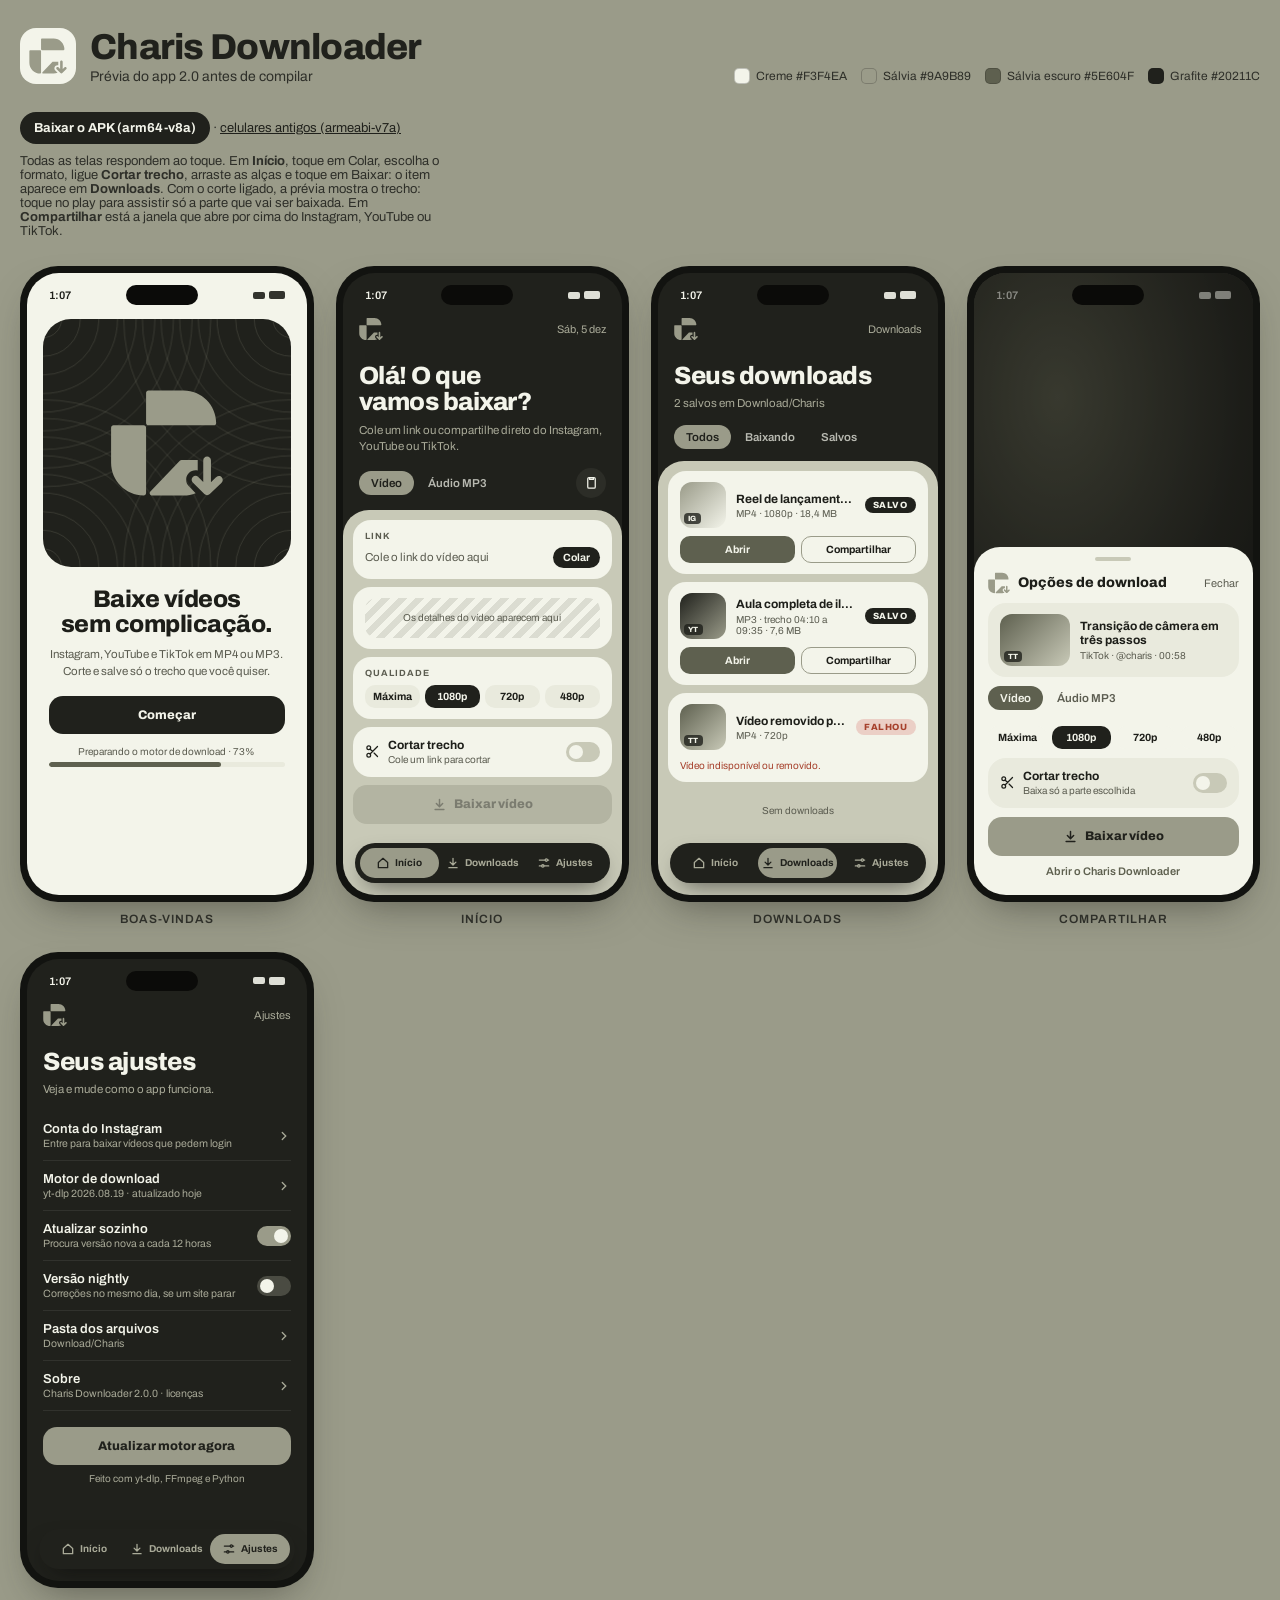
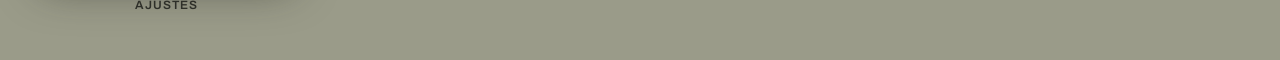
<file: baixa-videos/index.html>
<!doctype html>
<html lang="pt-BR">
<head>
<meta charset="utf-8">
<meta name="viewport" content="width=device-width,initial-scale=1">
<link rel="icon" href="docs/icone.png">
<title>Charis Downloader</title>
<meta name="claude:viewport-fit-sides" content="cover">
<link rel="preconnect" href="https://fonts.googleapis.com">
<link rel="preconnect" href="https://fonts.gstatic.com" crossorigin>
<link href="https://fonts.googleapis.com/css2?family=Archivo:wght@400;500;600;700;800&display=swap" rel="stylesheet">
</head>
<body>
<style>
  /* Layout: quadro de telas lado a lado, como uma prancha de apresentação; cada celular é interativo. */
  :root{
    --board:#9A9B89;        /* sálvia do logo: fundo da prancha */
    --board-ink:#20211C;
    --charcoal:#20211C;     /* telas escuras */
    --charcoal-2:#2C2D27;
    --cream:#F3F4EA;        /* creme do logo */
    --cream-2:#E9EADD;
    --sage:#9A9B89;
    --sage-light:#C8C9B7;   /* recipiente claro, como o bloco do calendário da referência */
    --sage-deep:#5E604F;    /* botões principais sobre creme */
    --ink:#1D1E19;
    --ink-soft:#5B5C50;
    --on-dark-soft:#A9AA98;
    --danger:#A6402C;
    --font-display:"Archivo",ui-sans-serif,system-ui,-apple-system,"Segoe UI",sans-serif;
    --font-body:"Archivo",ui-sans-serif,system-ui,-apple-system,"Segoe UI",sans-serif;
    color-scheme: light;
  }
  *{box-sizing:border-box}
  html,body{margin:0}
  body{background:var(--board);color:var(--board-ink);font-family:var(--font-body);-webkit-font-smoothing:antialiased;
    padding-left:max(16px,env(safe-area-inset-left,0px));padding-right:max(16px,env(safe-area-inset-right,0px));padding-block:28px 48px}
  button{font:inherit;color:inherit;background:none;border:0;padding:0;cursor:pointer}
  :focus-visible{outline:2px solid var(--cream);outline-offset:2px}
  .page{max-width:1240px;margin:0 auto;display:flex;flex-direction:column;gap:28px}

  .intro{display:flex;flex-wrap:wrap;gap:20px;align-items:flex-end;justify-content:space-between}
  .brand{display:flex;gap:14px;align-items:center}
  .brand .tile{width:56px;height:56px;border-radius:16px;background:var(--cream);color:var(--sage);display:grid;place-items:center;flex:none}
  .brand .tile svg{width:38px;height:38px}
  .brand h1{margin:0;font-family:var(--font-display);font-weight:800;font-size:clamp(26px,3.4vw,36px);letter-spacing:-.02em;line-height:1;text-wrap:balance}
  .brand p{margin:4px 0 0;font-size:14px;color:#2E2F29}
  .legend{display:flex;flex-wrap:wrap;gap:8px 14px;font-size:12px;color:#2E2F29;align-items:center}
  .sw{display:inline-flex;align-items:center;gap:6px}
  .sw i{width:16px;height:16px;border-radius:5px;display:inline-block;border:1px solid rgba(32,33,28,.25)}
  .hint{font-size:13px;color:#2E2F29;max-width:60ch;margin:0}
  .hint .apk{display:inline-block;margin:0 0 10px;padding:9px 14px;border-radius:999px;background:var(--charcoal);color:var(--cream);font-weight:700;text-decoration:none}
  .hint .apk2{color:#20211C}

  .board{display:grid;grid-template-columns:repeat(auto-fill,minmax(270px,1fr));gap:26px 22px;align-items:start}
  .slot{display:flex;flex-direction:column;align-items:center;gap:10px;min-width:0}
  .slot figcaption{font-size:12px;font-weight:600;letter-spacing:.08em;text-transform:uppercase;color:#2E2F29}

  /* ===== celular ===== */
  .phone{width:100%;max-width:300px;aspect-ratio:9/19.5;overflow:hidden;border-radius:38px;background:#121310;padding:7px;box-shadow:0 18px 40px -18px rgba(32,33,28,.55)}
  .scr{position:relative;width:100%;height:100%;border-radius:32px;overflow:hidden;display:flex;flex-direction:column;font-size:12px}
  .scr.dark{background:var(--charcoal);color:var(--cream)}
  .scr.light{background:var(--cream);color:var(--ink)}
  .sb{display:flex;justify-content:space-between;align-items:center;padding:12px 22px 4px;font-size:11px;font-weight:600}
  .sb .isl{width:72px;height:20px;border-radius:12px;background:#0B0B09}
  .sb .ic{display:flex;gap:4px;align-items:center}
  .sb .ic i{display:block;background:currentColor;border-radius:2px;opacity:.9}
  .body{flex:1;min-height:0;overflow-y:auto;scrollbar-width:none;display:flex;flex-direction:column}
  .body::-webkit-scrollbar{display:none}
  .pad{padding:8px 16px 0}
  .topbar{display:flex;align-items:center;gap:8px;padding:8px 16px 4px}
  .topbar .logo{width:24px;height:24px;color:var(--sage)}
  .topbar .date{margin-left:auto;font-size:11px;color:var(--on-dark-soft)}
  .badge{min-width:18px;height:18px;padding:0 5px;border-radius:9px;background:var(--sage);color:var(--charcoal);font-size:10px;font-weight:800;display:grid;place-items:center}
  .badge[hidden]{display:none}
  .h{margin:10px 0 0;font-family:var(--font-display);font-weight:800;font-size:25px;line-height:1.05;letter-spacing:-.02em;text-wrap:balance}
  .sub{margin:6px 0 0;font-size:11.5px;line-height:1.4;color:var(--on-dark-soft)}
  .light .sub{color:var(--ink-soft)}

  .tabs{display:flex;align-items:center;gap:2px;margin:14px 0 12px}
  .tab{padding:6px 12px;border-radius:999px;font-size:11.5px;font-weight:600;color:rgba(243,244,234,.72)}
  .tab[aria-selected="true"]{background:var(--sage);color:var(--charcoal)}
  .light .tab{color:var(--ink-soft)}
  .light .tab[aria-selected="true"]{background:var(--sage-deep);color:var(--cream)}
  .round{margin-left:auto;width:30px;height:30px;border-radius:50%;display:grid;place-items:center;color:var(--cream);background:var(--charcoal-2)}
  .round svg{width:15px;height:15px}

  .well{background:var(--sage-light);border-radius:26px 26px 0 0;padding:10px 10px 78px;display:flex;flex-direction:column;gap:8px;flex:1}
  .card{background:var(--cream);color:var(--ink);border-radius:18px;padding:11px 12px}
  .lab{font-size:9px;font-weight:700;letter-spacing:.12em;text-transform:uppercase;color:var(--ink-soft)}
  .linkrow{display:flex;align-items:center;gap:8px;margin-top:6px}
  .linkrow .u{flex:1;min-width:0;font-size:11.5px;white-space:nowrap;overflow:hidden;text-overflow:ellipsis}
  .linkrow .u.ph{color:var(--ink-soft)}
  .pill{border-radius:999px;padding:5px 10px;font-size:10.5px;font-weight:700}
  .pill.dark{background:var(--charcoal);color:var(--cream)}
  .pill.deep{background:var(--sage-deep);color:var(--cream)}
  .pill.out{border:1px solid var(--sage);color:var(--ink)}

  .hatch{background-image:repeating-linear-gradient(135deg,rgba(94,96,79,.16) 0 6px,transparent 6px 12px);border-radius:12px}
  .prev{display:flex;gap:10px;align-items:center}
  .thumb{width:70px;height:52px;border-radius:12px;flex:none;position:relative;overflow:hidden;background:var(--cream-2)}
  .thumb .plat{position:absolute;left:4px;bottom:4px;background:rgba(29,30,25,.78);color:var(--cream);font-size:7.5px;font-weight:800;padding:1px 4px;border-radius:4px;letter-spacing:.04em}
  .prev .t{font-weight:700;font-size:12px;line-height:1.2;display:-webkit-box;-webkit-line-clamp:2;-webkit-box-orient:vertical;overflow:hidden}
  .prev .m{font-size:10px;color:var(--ink-soft);margin-top:2px}
  .loading{display:flex;align-items:center;gap:10px;height:52px;padding:0 12px;font-size:11px;color:var(--ink-soft)}
  .spin{width:14px;height:14px;border-radius:50%;border:2px solid var(--sage);border-top-color:transparent;animation:spin 0.8s linear infinite;flex:none}
  @keyframes spin{to{transform:rotate(360deg)}}

  .q{display:grid;grid-template-columns:repeat(4,1fr);gap:5px;margin-top:7px}
  .q button{border-radius:10px;padding:6px 0;font-size:10.5px;font-weight:700;background:var(--cream-2);color:var(--ink)}
  .q button[aria-pressed="true"]{background:var(--charcoal);color:var(--cream)}

  .trimhead{display:flex;align-items:center;gap:8px}
  .trimhead strong{font-size:12px}
  .trimhead span{font-size:10px;color:var(--ink-soft)}
  .sw-t{margin-left:auto;width:34px;height:20px;border-radius:999px;background:var(--sage-light);position:relative;flex:none;transition:background .2s}
  .sw-t::after{content:"";position:absolute;top:3px;left:3px;width:14px;height:14px;border-radius:50%;background:var(--cream);transition:transform .2s}
  .sw-t[aria-checked="true"]{background:var(--sage-deep)}
  .sw-t[aria-checked="true"]::after{transform:translateX(14px)}
  .timeline{position:relative;height:34px;margin:10px 4px 4px;touch-action:none;user-select:none}
  .tl-track{position:absolute;inset:6px 0;border-radius:9px}
  .tl-sel{position:absolute;top:6px;bottom:6px;background:var(--sage);border-radius:6px}
  .tl-h{position:absolute;top:0;width:14px;height:34px;margin-left:-7px;border-radius:6px;background:var(--charcoal);display:grid;place-items:center;cursor:ew-resize}
  .tl-h::after{content:"";width:2px;height:12px;border-radius:1px;background:var(--cream)}
  .times{display:flex;gap:6px;margin-top:6px}
  .times div{flex:1;background:var(--cream-2);border-radius:10px;padding:5px 7px}
  .times b{display:block;font-size:12px;font-variant-numeric:tabular-nums}
  .times small{font-size:9px;color:var(--ink-soft)}
  .tp{position:relative;margin-top:10px;border-radius:12px;overflow:hidden;aspect-ratio:16/9;background:var(--charcoal)}
  .tp canvas{position:absolute;inset:0;width:100%;height:100%}
  .tp-btn{position:absolute;left:50%;top:50%;transform:translate(-50%,-50%);width:38px;height:38px;border-radius:50%;background:rgba(243,244,234,.92);color:var(--charcoal);display:grid;place-items:center}
  .tp-btn svg{width:15px;height:15px}
  .tp-tag,.tp-time{position:absolute;font-size:9px;font-weight:700;background:rgba(29,30,25,.72);color:var(--cream);padding:2px 6px;border-radius:6px}
  .tp-tag{left:8px;top:8px;letter-spacing:.08em;text-transform:uppercase}
  .tp-time{right:8px;bottom:8px;font-size:10px;font-variant-numeric:tabular-nums}
  .tl-ph{position:absolute;top:2px;bottom:2px;width:2px;margin-left:-1px;background:var(--cream);border-radius:1px;pointer-events:none;box-shadow:0 0 0 1px rgba(29,30,25,.45)}
  .cta{width:100%;border-radius:14px;padding:12px;background:var(--sage-deep);color:var(--cream);font-weight:800;font-size:12.5px;display:flex;align-items:center;justify-content:center;gap:7px}
  .cta:disabled{opacity:.45;cursor:not-allowed}
  .cta svg{width:15px;height:15px}

  /* downloads */
  .task{display:flex;flex-direction:column;gap:8px}
  .task .row{display:flex;gap:10px;align-items:center}
  .task .t{font-weight:700;font-size:12px;line-height:1.2;white-space:nowrap;overflow:hidden;text-overflow:ellipsis}
  .task .m{font-size:10px;color:var(--ink-soft);margin-top:2px}
  .st{margin-left:auto;flex:none;border-radius:999px;padding:3px 8px;font-size:9px;font-weight:800;letter-spacing:.06em}
  .st.saved{background:var(--charcoal);color:var(--cream)}
  .st.run{background:var(--sage-light);color:var(--ink)}
  .st.fail{background:#EBCFC6;color:var(--danger)}
  .bar{height:5px;border-radius:3px;background:var(--cream-2);overflow:hidden}
  .bar i{display:block;height:100%;background:var(--sage-deep);border-radius:3px;transition:width .25s linear}
  .acts{display:grid;grid-template-columns:1fr 1fr;gap:6px}
  .acts button{border-radius:10px;padding:7px;font-size:10.5px;font-weight:700}
  .empty{height:40px;display:grid;place-items:center;font-size:10px;color:var(--ink-soft)}

  /* compartilhar */
  .other{position:absolute;inset:0;background:radial-gradient(120% 80% at 30% 20%,#5E604F 0,#2C2D27 55%,#121310 100%)}
  .other .cap{position:absolute;left:16px;top:58px;right:16px;color:rgba(243,244,234,.8);font-size:11px}
  .other .cap b{display:block;font-size:14px;color:var(--cream)}
  .scrim{position:absolute;inset:0;background:rgba(10,10,8,.45);transition:opacity .3s}
  .sheet{position:absolute;left:0;right:0;bottom:0;background:var(--cream);color:var(--ink);border-radius:26px 26px 0 0;padding:8px 14px 18px;display:flex;flex-direction:column;gap:9px;transition:transform .35s cubic-bezier(.2,.8,.2,1)}
  .sheet.hide{transform:translateY(105%)}
  .nav{position:absolute;left:12px;right:12px;bottom:12px;display:flex;gap:4px;padding:5px;border-radius:999px;background:var(--charcoal);box-shadow:0 10px 24px -10px rgba(10,10,8,.7);z-index:3}
  .nav button{flex:1;position:relative;display:flex;align-items:center;justify-content:center;gap:5px;padding:8px 0;border-radius:999px;font-size:10px;font-weight:700;color:var(--on-dark-soft)}
  .nav button svg{width:14px;height:14px}
  .nav button[aria-current="page"]{background:var(--sage);color:var(--charcoal)}
  .nav .badge{position:absolute;top:1px;right:8px;min-width:15px;height:15px;font-size:9px;background:var(--cream)}
  .sheet{max-height:calc(100% - 44px);overflow-y:auto;scrollbar-width:none}
  .sheet::-webkit-scrollbar{display:none}
  .handle{width:36px;height:4px;border-radius:2px;background:var(--sage-light);margin:2px auto 2px}
  .sheet .hd{display:flex;align-items:center;gap:8px}
  .sheet .hd svg{width:22px;height:22px;color:var(--sage)}
  .sheet .hd strong{font-size:14px;font-family:var(--font-display);font-weight:800}
  .sheet .hd button{margin-left:auto;font-size:11px;color:var(--ink-soft)}
  .sheet .card{background:var(--cream-2)}
  .sheet .q button:not([aria-pressed="true"]){background:var(--cream)}
  .sheet .tab{color:var(--ink-soft)}
  .sheet .tab[aria-selected="true"]{background:var(--sage-deep);color:var(--cream)}
  .sheet .cta,.well .cta,.welcome .cta{background:var(--charcoal);color:var(--cream)}
  .sheet .times div{background:var(--cream)}
  .linkbtn{font-size:11px;font-weight:600;color:var(--sage-deep);text-align:center}

  /* ajustes */
  .set{display:flex;flex-direction:column;margin-top:14px}
  .set .it{display:flex;align-items:center;gap:10px;padding:11px 0;border-bottom:1px solid rgba(243,244,234,.08);text-align:left}
  .set .it div{flex:1;min-width:0}
  .set .it strong{display:block;font-size:13px;font-weight:600}
  .set .it span{display:block;font-size:10.5px;color:var(--on-dark-soft);margin-top:2px}
  .set .chev{width:14px;height:14px;color:var(--on-dark-soft);flex:none}
  .set .sw-t{background:#4A4B42}
  .set .sw-t[aria-checked="true"]{background:var(--sage)}
  .set .sw-t::after{background:var(--cream)}
  .dark .cta{background:var(--sage);color:var(--charcoal)}
  .foot{font-size:10px;color:var(--on-dark-soft);text-align:center;margin-top:8px}

  /* boas-vindas */
  .hero-card{margin:10px 16px 0;border-radius:28px;background:var(--charcoal);aspect-ratio:1/1;display:grid;place-items:center;position:relative;overflow:hidden}
  .hero-card canvas{position:absolute;inset:0;width:100%;height:100%}
  .hero-card svg{position:relative;width:46%;height:46%;color:var(--sage)}
  .welcome h2{margin:20px 18px 0;font-family:var(--font-display);font-weight:800;font-size:24px;line-height:1.08;letter-spacing:-.02em;text-align:center;text-wrap:balance}
  .welcome p{margin:8px 22px 0;text-align:center;font-size:11.5px;color:var(--ink-soft);line-height:1.45}
  .welcome .cta{width:auto;margin:16px 22px 0}
  .prep{margin:12px 22px 0;display:flex;flex-direction:column;gap:5px;font-size:10px;color:var(--ink-soft);text-align:center}
  .prep .bar{background:var(--cream-2)}

  .toast{position:absolute;left:50%;bottom:70px;transform:translate(-50%,16px);background:var(--charcoal);color:var(--cream);font-size:10.5px;padding:8px 12px;border-radius:10px;opacity:0;transition:all .25s;pointer-events:none;white-space:nowrap;z-index:5}
  .light .toast,.sheet ~ .toast{background:var(--charcoal)}
  .toast.show{opacity:1;transform:translate(-50%,0)}

  @media (max-width:640px){
    .board{grid-template-columns:1fr}
    .phone{max-width:340px}
  }
  @media (prefers-reduced-motion: reduce){*{animation:none !important;transition:none !important}}
</style>

<svg width="0" height="0" style="position:absolute" aria-hidden="true">
  <defs>
    <symbol id="charis" viewBox="250 275 866 816">
      <path fill="currentColor" d="M258.31,567.67v267c0,136.96,111.03,247.98,247.98,247.98,10.03,0,18.16-8.13,18.16-18.16v-496.81c0-10.030-8.13-18.16-18.16-18.16h-229.82c-10.03,0-18.16,8.13-18.16,18.16"/>
      <path fill="currentColor" d="M1057.61,531.34c0-136.96-111.03-247.98-247.98-247.98h-267c-10.03,0-18.17,8.13-18.17,18.16v229.82c0,10.03,8.14,18.16,18.17,18.16h496.81c10.03,0,18.16-8.130,18.16-18.16Z"/>
      <path fill="currentColor" d="M850.09,912.310c13.5-13.5,31.45-20.93,50.54-20.93,5.7,0,11.3.66,16.71,1.95v-77.25c0-.99.03-1.98.08-2.96h-123.28c-4.95,0-9.68,2.02-13.11,5.59l-223.7,233.2c-11.08,11.55-2.9,30.74,13.11,30.74h239.19c32.53,0,63.59-6.27,92.06-17.66l-51.59-51.59c-27.87-27.87-27.87-73.21,0-101.08Z"/>
      <path fill="currentColor" d="M1056.51,944.65l-38.46,36.99v-165.56c0-16.21-13.14-29.36-29.36-29.36s-29.36,13.14-29.36,29.36v164.1l-37.87-38.16c-11.51-11.51-30.17-11.51-41.68,0s-11.51,30.17,0,41.68l88.07,88.07c5.54,5.49,13.04,8.56,20.84,8.51,7.56-.03,14.81-2.97,20.26-8.22l88.07-85.13c12.5-10.32,14.28-28.82,3.96-41.33-10.32-12.5-28.82-14.28-41.33-3.96-1.12.92-2.17,1.93-3.14,3.01Z"/>
    </symbol>
  </defs>
</svg>

<main class="page">
  <header class="intro">
    <div class="brand">
      <div class="tile"><svg><use href="#charis"/></svg></div>
      <div><h1>Charis Downloader</h1><p>Prévia do app 2.0 antes de compilar</p></div>
    </div>
    <div class="legend" aria-label="Paleta">
      <span class="sw"><i style="background:#F3F4EA"></i>Creme #F3F4EA</span>
      <span class="sw"><i style="background:#9A9B89"></i>Sálvia #9A9B89</span>
      <span class="sw"><i style="background:#5E604F"></i>Sálvia escuro #5E604F</span>
      <span class="sw"><i style="background:#20211C"></i>Grafite #20211C</span>
    </div>
  </header>
  <p class="hint"><a class="apk" href="apk/CharisDownloader-arm64-v8a.apk">Baixar o APK (arm64-v8a)</a> · <a class="apk2" href="apk/CharisDownloader-armeabi-v7a.apk">celulares antigos (armeabi-v7a)</a><br>Todas as telas respondem ao toque. Em <b>Início</b>, toque em Colar, escolha o formato, ligue <b>Cortar trecho</b>, arraste as alças e toque em Baixar: o item aparece em <b>Downloads</b>. Com o corte ligado, a prévia mostra o trecho: toque no play para assistir só a parte que vai ser baixada. Em <b>Compartilhar</b> está a janela que abre por cima do Instagram, YouTube ou TikTok.</p>

  <section class="board">
    <!-- 1. Boas-vindas -->
    <figure class="slot" style="margin:0">
      <div class="phone"><div class="scr light welcome" id="welcome">
        <div class="sb"><span class="clock">9:41</span><span class="isl"></span><span class="ic"><i style="width:12px;height:7px"></i><i style="width:16px;height:8px"></i></span></div>
        <div class="body">
          <div class="hero-card"><canvas id="rings" aria-hidden="true"></canvas><svg><use href="#charis"/></svg></div>
          <h2>Baixe vídeos sem complicação.</h2>
          <p>Instagram, YouTube e TikTok em MP4 ou MP3. Corte e salve só o trecho que você quiser.</p>
          <button class="cta" id="start" type="button">Começar</button>
          <div class="prep"><span id="prepText">Preparando o motor de download · 64%</span><div class="bar"><i id="prepBar" style="width:64%"></i></div></div>
        </div>
        <div class="toast" id="toast-w" role="status"></div>
      </div></div>
      <figcaption>Boas-vindas</figcaption>
    </figure>

    <!-- 2. Início -->
    <figure class="slot" style="margin:0">
      <div class="phone"><div class="scr dark" id="home">
        <div class="sb"><span class="clock">9:41</span><span class="isl"></span><span class="ic"><i style="width:12px;height:7px"></i><i style="width:16px;height:8px"></i></span></div>
        <div class="body">
          <div class="topbar"><svg class="logo"><use href="#charis"/></svg><span class="date" id="date">Qua, 15 out</span></div>
          <div class="pad">
            <h3 class="h">Olá! O que vamos baixar?</h3>
            <p class="sub">Cole um link ou compartilhe direto do Instagram, YouTube ou TikTok.</p>
            <div class="tabs" role="tablist" aria-label="Formato">
              <button class="tab" role="tab" aria-selected="true" data-mode="video" type="button">Vídeo</button>
              <button class="tab" role="tab" aria-selected="false" data-mode="audio" type="button">Áudio MP3</button>
              <button class="round" id="pasteRound" type="button" aria-label="Colar link"><svg viewBox="0 0 24 24" fill="none" stroke="currentColor" stroke-width="2" stroke-linejoin="round"><rect x="6" y="4" width="12" height="17" rx="2"/><path d="M9 4h6v3H9z"/></svg></button>
            </div>
          </div>
          <div class="well" id="homeWell">
            <div class="card">
              <div class="lab">Link</div>
              <div class="linkrow"><span class="u ph" id="homeUrl">Cole o link do vídeo aqui</span><button class="pill dark" id="homePaste" type="button">Colar</button></div>
            </div>
            <div class="card" id="homePrev"><div class="empty hatch">Os detalhes do vídeo aparecem aqui</div></div>
            <div class="card" id="homeQ"><div class="lab">Qualidade</div><div class="q" data-group="home"></div></div>
            <div class="card" id="homeTrim"></div>
            <button class="cta" id="homeGo" type="button" disabled><svg viewBox="0 0 24 24" fill="none" stroke="currentColor" stroke-width="2.4" stroke-linecap="round" stroke-linejoin="round"><path d="M12 4v11M7 10.5l5 5 5-5M5 20h14"/></svg><span id="homeGoText">Baixar vídeo</span></button>
          </div>
        </div>
<nav class="nav" aria-label="Navegação">
          <button type="button" data-go="home" aria-current="page"><svg viewBox="0 0 24 24" fill="none" stroke="currentColor" stroke-width="2.2" stroke-linecap="round" stroke-linejoin="round"><path d="M4 11l8-7 8 7v9H4z"/></svg>Início</button>
          <button type="button" data-go="downloads"><svg viewBox="0 0 24 24" fill="none" stroke="currentColor" stroke-width="2.2" stroke-linecap="round" stroke-linejoin="round"><path d="M12 4v11M7 10.5l5 5 5-5M5 20h14"/></svg>Downloads<span class="badge nav-badge" hidden>0</span></button>
          <button type="button" data-go="settings"><svg viewBox="0 0 24 24" fill="none" stroke="currentColor" stroke-width="2.2" stroke-linecap="round"><path d="M4 7h10M18 7h2M4 17h4M12 17h8"/><circle cx="16" cy="7" r="2"/><circle cx="10" cy="17" r="2"/></svg>Ajustes</button>
        </nav>
        <div class="toast" id="toast-h" role="status"></div>
      </div></div>
      <figcaption>Início</figcaption>
    </figure>

    <!-- 3. Downloads -->
    <figure class="slot" style="margin:0">
      <div class="phone"><div class="scr dark" id="downloads">
        <div class="sb"><span class="clock">9:41</span><span class="isl"></span><span class="ic"><i style="width:12px;height:7px"></i><i style="width:16px;height:8px"></i></span></div>
        <div class="body">
          <div class="topbar"><svg class="logo"><use href="#charis"/></svg><span class="date">Downloads</span></div>
          <div class="pad">
            <h3 class="h">Seus downloads</h3>
            <p class="sub" id="dlSummary">Tudo fica em Download/Charis e aparece na galeria.</p>
            <div class="tabs" role="tablist" aria-label="Filtro">
              <button class="tab" role="tab" aria-selected="true" data-filter="all" type="button">Todos</button>
              <button class="tab" role="tab" aria-selected="false" data-filter="run" type="button">Baixando</button>
              <button class="tab" role="tab" aria-selected="false" data-filter="saved" type="button">Salvos</button>
            </div>
          </div>
          <div class="well" id="list"></div>
        </div>
<nav class="nav" aria-label="Navegação">
          <button type="button" data-go="home"><svg viewBox="0 0 24 24" fill="none" stroke="currentColor" stroke-width="2.2" stroke-linecap="round" stroke-linejoin="round"><path d="M4 11l8-7 8 7v9H4z"/></svg>Início</button>
          <button type="button" data-go="downloads" aria-current="page"><svg viewBox="0 0 24 24" fill="none" stroke="currentColor" stroke-width="2.2" stroke-linecap="round" stroke-linejoin="round"><path d="M12 4v11M7 10.5l5 5 5-5M5 20h14"/></svg>Downloads<span class="badge nav-badge" hidden>0</span></button>
          <button type="button" data-go="settings"><svg viewBox="0 0 24 24" fill="none" stroke="currentColor" stroke-width="2.2" stroke-linecap="round"><path d="M4 7h10M18 7h2M4 17h4M12 17h8"/><circle cx="16" cy="7" r="2"/><circle cx="10" cy="17" r="2"/></svg>Ajustes</button>
        </nav>
        <div class="toast" id="toast-d" role="status"></div>
      </div></div>
      <figcaption>Downloads</figcaption>
    </figure>

    <!-- 4. Compartilhar -->
    <figure class="slot" style="margin:0">
      <div class="phone"><div class="scr dark" id="share">
        <div class="other"></div>
        <div class="sb" style="position:relative"><span class="clock">9:41</span><span class="isl"></span><span class="ic"><i style="width:12px;height:7px"></i><i style="width:16px;height:8px"></i></span></div>
        <div class="scrim" id="scrim"></div>
        <div class="sheet" id="sheet">
          <div class="handle"></div>
          <div class="hd"><svg><use href="#charis"/></svg><strong>Opções de download</strong><button id="sheetClose" type="button">Fechar</button></div>
          <div class="card" id="sharePrev"></div>
          <div class="tabs" role="tablist" aria-label="Formato" style="margin:0">
            <button class="tab" role="tab" aria-selected="true" data-smode="video" type="button">Vídeo</button>
            <button class="tab" role="tab" aria-selected="false" data-smode="audio" type="button">Áudio MP3</button>
          </div>
          <div id="shareQ"><div class="q" data-group="share"></div></div>
          <div class="card" id="shareTrim"></div>
          <button class="cta" id="shareGo" type="button"><svg viewBox="0 0 24 24" fill="none" stroke="currentColor" stroke-width="2.4" stroke-linecap="round" stroke-linejoin="round"><path d="M12 4v11M7 10.5l5 5 5-5M5 20h14"/></svg><span id="shareGoText">Baixar vídeo</span></button>
          <button class="linkbtn" type="button" id="openApp">Abrir o Charis Downloader</button>
        </div>
        <div class="toast" id="toast-s" role="status"></div>
      </div></div>
      <figcaption>Compartilhar</figcaption>
    </figure>

    <!-- 5. Ajustes -->
    <figure class="slot" style="margin:0">
      <div class="phone"><div class="scr dark" id="settings">
        <div class="sb"><span class="clock">9:41</span><span class="isl"></span><span class="ic"><i style="width:12px;height:7px"></i><i style="width:16px;height:8px"></i></span></div>
        <div class="body">
          <div class="topbar"><svg class="logo"><use href="#charis"/></svg><span class="date">Ajustes</span></div>
          <div class="pad" style="padding-bottom:84px">
            <h3 class="h">Seus ajustes</h3>
            <p class="sub">Veja e mude como o app funciona.</p>
            <div class="set">
              <button class="it" type="button" data-toast="Abre o login no site oficial do Instagram"><div><strong>Conta do Instagram</strong><span>Entre para baixar vídeos que pedem login</span></div><svg class="chev" viewBox="0 0 24 24" fill="none" stroke="currentColor" stroke-width="2.2" stroke-linecap="round"><path d="M9 6l6 6-6 6"/></svg></button>
              <button class="it" type="button" data-toast="yt-dlp 2026.08.19 · já é a versão mais nova"><div><strong>Motor de download</strong><span>yt-dlp 2026.08.19 · atualizado hoje</span></div><svg class="chev" viewBox="0 0 24 24" fill="none" stroke="currentColor" stroke-width="2.2" stroke-linecap="round"><path d="M9 6l6 6-6 6"/></svg></button>
              <div class="it"><div><strong>Atualizar sozinho</strong><span>Procura versão nova a cada 12 horas</span></div><button class="sw-t" role="switch" aria-checked="true" aria-label="Atualizar sozinho" type="button"></button></div>
              <div class="it"><div><strong>Versão nightly</strong><span>Correções no mesmo dia, se um site parar</span></div><button class="sw-t" role="switch" aria-checked="false" aria-label="Versão nightly" type="button"></button></div>
              <button class="it" type="button" data-toast="Download/Charis"><div><strong>Pasta dos arquivos</strong><span>Download/Charis</span></div><svg class="chev" viewBox="0 0 24 24" fill="none" stroke="currentColor" stroke-width="2.2" stroke-linecap="round"><path d="M9 6l6 6-6 6"/></svg></button>
              <button class="it" type="button" data-toast="Charis Downloader 2.0.0"><div><strong>Sobre</strong><span>Charis Downloader 2.0.0 · licenças</span></div><svg class="chev" viewBox="0 0 24 24" fill="none" stroke="currentColor" stroke-width="2.2" stroke-linecap="round"><path d="M9 6l6 6-6 6"/></svg></button>
            </div>
            <button class="cta" type="button" style="margin-top:16px" data-toast="Procurando atualização do motor…">Atualizar motor agora</button>
            <p class="foot">Feito com yt-dlp, FFmpeg e Python</p>
          </div>
        </div>
<nav class="nav" aria-label="Navegação">
          <button type="button" data-go="home"><svg viewBox="0 0 24 24" fill="none" stroke="currentColor" stroke-width="2.2" stroke-linecap="round" stroke-linejoin="round"><path d="M4 11l8-7 8 7v9H4z"/></svg>Início</button>
          <button type="button" data-go="downloads"><svg viewBox="0 0 24 24" fill="none" stroke="currentColor" stroke-width="2.2" stroke-linecap="round" stroke-linejoin="round"><path d="M12 4v11M7 10.5l5 5 5-5M5 20h14"/></svg>Downloads<span class="badge nav-badge" hidden>0</span></button>
          <button type="button" data-go="settings" aria-current="page"><svg viewBox="0 0 24 24" fill="none" stroke="currentColor" stroke-width="2.2" stroke-linecap="round"><path d="M4 7h10M18 7h2M4 17h4M12 17h8"/><circle cx="16" cy="7" r="2"/><circle cx="10" cy="17" r="2"/></svg>Ajustes</button>
        </nav>
        <div class="toast" id="toast-a" role="status"></div>
      </div></div>
      <figcaption>Ajustes</figcaption>
    </figure>
  </section>
</main>

<script>
(function () {
  "use strict";
  var $ = function (id) { return document.getElementById(id); };
  function pad(n) { return String(n).padStart(2, "0"); }
  function clock(sec) {
    sec = Math.max(0, Math.round(sec));
    var h = Math.floor(sec / 3600), m = Math.floor(sec % 3600 / 60), s = sec % 60;
    return h ? h + ":" + pad(m) + ":" + pad(s) : pad(m) + ":" + pad(s);
  }
  function toast(id, msg) {
    var t = $(id); t.textContent = msg; t.classList.add("show");
    clearTimeout(t._t); t._t = setTimeout(function () { t.classList.remove("show"); }, 2000);
  }
  var now = new Date();
  document.querySelectorAll(".clock").forEach(function (c) { c.textContent = now.getHours() + ":" + pad(now.getMinutes()); });
  var dias = ["Dom", "Seg", "Ter", "Qua", "Qui", "Sex", "Sáb"], meses = ["jan", "fev", "mar", "abr", "mai", "jun", "jul", "ago", "set", "out", "nov", "dez"];
  $("date").textContent = dias[now.getDay()] + ", " + now.getDate() + " " + meses[now.getMonth()];

  // Vídeos de exemplo (fictícios) com a duração usada no corte.
  var SAMPLES = [
    { site: "TikTok", tag: "TT", url: "https://www.tiktok.com/@charis/video/7400000000000000001", title: "Transição de câmera em três passos", user: "@charis", dur: 58, art: "linear-gradient(135deg,#5E604F,#C8C9B7)", c1: "#5E604F", c2: "#C8C9B7" },
    { site: "YouTube", tag: "YT", url: "https://youtu.be/CharisDemo01", title: "Making of da sessão de fotos no estúdio", user: "Charis Studio", dur: 754, art: "linear-gradient(135deg,#20211C,#9A9B89)", c1: "#2C2D27", c2: "#9A9B89" },
    { site: "Instagram", tag: "IG", url: "https://www.instagram.com/reel/CharisReel01/", title: "Reel dos bastidores da campanha", user: "@charis", dur: 42, art: "linear-gradient(135deg,#9A9B89,#F3F4EA)", c1: "#9A9B89", c2: "#E9EADD" }
  ];
  var QUALITIES = ["Máxima", "1080p", "720p", "480p"];
  var PLAY = '<svg viewBox="0 0 24 24" fill="currentColor"><path d="M8 5.5v13l11-6.5z"/></svg>';
  var PAUSE = '<svg viewBox="0 0 24 24" fill="currentColor"><path d="M7 5h4v14H7zM13 5h4v14h-4z"/></svg>';

  // Um "quadro" do vídeo de exemplo no instante t: céu, sol que cruza a cena e morros em movimento.
  function drawFrame(cv, s, t) {
    var r = cv.getBoundingClientRect(), dpr = window.devicePixelRatio || 1;
    if (!r.width) return;
    var W = Math.round(r.width * dpr), H = Math.round(r.height * dpr);
    if (cv.width !== W || cv.height !== H) { cv.width = W; cv.height = H; }
    var g = cv.getContext("2d"); g.setTransform(dpr, 0, 0, dpr, 0, 0);
    var w = r.width, h = r.height, p = Math.min(1, Math.max(0, t / s.dur));
    var sky = g.createLinearGradient(0, 0, 0, h); sky.addColorStop(0, s.c1); sky.addColorStop(1, s.c2);
    g.fillStyle = sky; g.fillRect(0, 0, w, h);
    g.fillStyle = "rgba(243,244,234,.9)"; g.beginPath();
    g.arc(w * (0.12 + 0.76 * p), h * (0.62 - 0.38 * Math.sin(Math.PI * p)), h * 0.11, 0, Math.PI * 2); g.fill();
    [[0.7, 0.06, 5, "rgba(32,33,28,.45)", 1.5], [0.8, 0.05, 9, "rgba(32,33,28,.8)", 4]].forEach(function (l) {
      g.fillStyle = l[3]; g.beginPath(); g.moveTo(0, h);
      for (var x = 0; x <= w; x += 3) g.lineTo(x, h * l[0] + Math.sin(x / w * l[2] + p * l[4] * 6) * h * l[1]);
      g.lineTo(w, h); g.closePath(); g.fill();
    });
  }

  // ===== componente de opções (usado no Início e no Compartilhar) =====
  function Options(cfg) {
    var st = { mode: "video", q: "1080p", trim: false, a: 0, b: 0, t: 0, raf: 0, sample: null, loading: false };
    var qBox = cfg.qBox, trimBox = cfg.trimBox, prevBox = cfg.prevBox;
    QUALITIES.forEach(function (q) {
      var b = document.createElement("button"); b.type = "button"; b.textContent = q;
      b.setAttribute("aria-pressed", String(q === st.q));
      b.addEventListener("click", function () { st.q = q; qBox.querySelectorAll("button").forEach(function (o) { o.setAttribute("aria-pressed", String(o === b)); }); });
      qBox.appendChild(b);
    });
    function renderPrev() {
      if (st.loading) { prevBox.innerHTML = '<div class="loading hatch"><span class="spin"></span>Lendo o vídeo…</div>'; return; }
      if (!st.sample) { prevBox.innerHTML = '<div class="empty hatch">Os detalhes do vídeo aparecem aqui</div>'; return; }
      var s = st.sample;
      prevBox.innerHTML = '<div class="prev"><div class="thumb" style="background:' + s.art + '"><span class="plat">' + s.tag + '</span></div><div style="min-width:0"><div class="t">' + s.title + '</div><div class="m">' + s.site + " · " + s.user + " · " + clock(s.dur) + "</div></div></div>";
    }
    function renderTrim() {
      var s = st.sample, dur = s ? s.dur : 0;
      var html = '<div class="trimhead"><svg viewBox="0 0 24 24" width="15" height="15" fill="none" stroke="currentColor" stroke-width="2" stroke-linecap="round"><circle cx="6" cy="6" r="3"/><circle cx="6" cy="18" r="3"/><path d="M20 4L8.1 15.9M14.5 14.5L20 20M8.1 8.1L12 12"/></svg><div><strong>Cortar trecho</strong><br><span>' + (s ? "Baixa só a parte escolhida" : "Cole um link para cortar") + '</span></div><button class="sw-t" role="switch" type="button" aria-label="Cortar trecho" aria-checked="' + st.trim + '"' + (s ? "" : " disabled") + "></button></div>";
      if (st.trim && s) {
        var pa = st.a / dur * 100, pb = st.b / dur * 100;
        html += '<div class="tp"><canvas aria-hidden="true"></canvas><span class="tp-tag">Prévia do corte</span><button class="tp-btn" type="button" aria-label="Assistir o trecho">' + PLAY + '</button><span class="tp-time"></span></div>' +
          '<div class="timeline"><div class="tl-track hatch"></div><div class="tl-sel" style="left:' + pa + "%;width:" + (pb - pa) + '%"></div><div class="tl-h" data-h="a" style="left:' + pa + '%" role="slider" aria-label="Início do trecho" tabindex="0"></div><div class="tl-h" data-h="b" style="left:' + pb + '%" role="slider" aria-label="Fim do trecho" tabindex="0"></div><div class="tl-ph"></div></div>' +
          '<div class="times"><div><small>Início</small><b>' + clock(st.a) + '</b></div><div><small>Fim</small><b>' + clock(st.b) + '</b></div><div><small>Trecho</small><b>' + clock(st.b - st.a) + "</b></div></div>";
      }
      trimBox.innerHTML = html;
      var sw = trimBox.querySelector(".sw-t");
      sw.addEventListener("click", function () { if (!st.sample) return; stop(); st.trim = !st.trim; st.t = st.a; renderTrim(); });
      var tl = trimBox.querySelector(".timeline");
      if (tl) {
        bindTimeline(tl);
        trimBox.querySelector(".tp-btn").addEventListener("click", function () { st.raf ? stop() : play(); });
        paintPreview();
      }
    }
    // Prévia: quadros desenhados a partir do tempo, para simular o player do app.
    function paintPreview() {
      var cv = trimBox.querySelector(".tp canvas"); if (!cv || !st.sample) return;
      drawFrame(cv, st.sample, st.t);
      trimBox.querySelector(".tp-time").textContent = clock(st.t) + " · trecho " + clock(st.b - st.a);
      trimBox.querySelector(".tl-ph").style.left = (st.t / st.sample.dur * 100) + "%";
      var btn = trimBox.querySelector(".tp-btn");
      btn.innerHTML = st.raf ? PAUSE : PLAY;
      btn.setAttribute("aria-label", st.raf ? "Pausar" : "Assistir o trecho");
    }
    function play() {
      if (st.t >= st.b - 0.1 || st.t < st.a) st.t = st.a;
      var last = performance.now();
      function step(now) {
        st.t += (now - last) / 1000; last = now;
        if (st.t >= st.b) { st.t = st.b; st.raf = 0; paintPreview(); return; }
        st.raf = requestAnimationFrame(step); paintPreview();
      }
      st.raf = requestAnimationFrame(step); paintPreview();
    }
    function stop() { if (st.raf) cancelAnimationFrame(st.raf); st.raf = 0; }
    function bindTimeline(tl) {
      var dur = st.sample.dur, which = null;
      function at(ev) { var r = tl.getBoundingClientRect(); return Math.min(1, Math.max(0, (ev.clientX - r.left) / r.width)) * dur; }
      tl.addEventListener("pointerdown", function (ev) {
        stop();
        var t = at(ev); which = ev.target.dataset.h || (Math.abs(t - st.a) < Math.abs(t - st.b) ? "a" : "b");
        tl.setPointerCapture(ev.pointerId); move(ev);
      });
      tl.addEventListener("pointermove", function (ev) { if (which) move(ev); });
      tl.addEventListener("pointerup", function () { which = null; });
      tl.addEventListener("keydown", function (ev) {
        var h = ev.target.dataset.h; if (!h) return;
        var d = ev.key === "ArrowLeft" ? -1 : ev.key === "ArrowRight" ? 1 : 0; if (!d) return;
        ev.preventDefault(); stop(); set(h, st[h] + d); st.t = st[h]; renderTrim(); trimBox.querySelector('[data-h="' + h + '"]').focus();
      });
      function move(ev) { set(which, at(ev)); st.t = st[which]; paint(); paintPreview(); }
      function paint() {
        var pa = st.a / dur * 100, pb = st.b / dur * 100;
        tl.querySelector(".tl-sel").style.left = pa + "%"; tl.querySelector(".tl-sel").style.width = (pb - pa) + "%";
        tl.querySelector('[data-h="a"]').style.left = pa + "%"; tl.querySelector('[data-h="b"]').style.left = pb + "%";
        var b = trimBox.querySelectorAll(".times b"); b[0].textContent = clock(st.a); b[1].textContent = clock(st.b); b[2].textContent = clock(st.b - st.a);
      }
    }
    function set(h, v) {
      var dur = st.sample.dur, gap = 1;
      v = Math.round(v);
      if (h === "a") st.a = Math.min(Math.max(0, v), st.b - gap); else st.b = Math.max(Math.min(dur, v), st.a + gap);
    }
    function setMode(mode) {
      st.mode = mode;
      cfg.qWrap.hidden = mode !== "video";
      cfg.goText.textContent = mode === "video" ? "Baixar vídeo" : "Baixar áudio";
    }
    function load(sample) {
      stop();
      st.sample = null; st.loading = true; st.trim = false; renderPrev(); renderTrim();
      if (cfg.go) cfg.go.disabled = true;
      setTimeout(function () {
        st.loading = false; st.sample = sample; st.a = Math.round(sample.dur * 0.2); st.b = Math.round(sample.dur * 0.55); st.t = st.a;
        renderPrev(); renderTrim(); if (cfg.go) cfg.go.disabled = false;
      }, 1100);
    }
    function reset() {
      stop(); st.sample = null; st.loading = false; st.trim = false;
      renderPrev(); renderTrim(); if (cfg.go) cfg.go.disabled = true;
    }
    renderPrev(); renderTrim();
    return { st: st, load: load, reset: reset, setMode: setMode };
  }

  // ===== Início =====
  var home = Options({ qBox: document.querySelector('[data-group="home"]'), qWrap: $("homeQ"), trimBox: $("homeTrim"), prevBox: $("homePrev"), go: $("homeGo"), goText: $("homeGoText") });
  var sampleIdx = 0;
  function pasteSample() {
    var s = SAMPLES[sampleIdx++ % SAMPLES.length];
    $("homeUrl").textContent = s.url; $("homeUrl").classList.remove("ph");
    home.load(s);
  }
  $("homePaste").addEventListener("click", pasteSample);
  $("pasteRound").addEventListener("click", pasteSample);
  document.querySelectorAll("#home [data-mode]").forEach(function (b) {
    b.addEventListener("click", function () {
      document.querySelectorAll("#home [data-mode]").forEach(function (o) { o.setAttribute("aria-selected", String(o === b)); });
      home.setMode(b.dataset.mode);
    });
  });
  $("homeGo").addEventListener("click", function () {
    var st = home.st; if (!st.sample) return;
    addTask(st);
    toast("toast-h", "Download iniciado · veja em Downloads");
    home.reset();
    $("homeUrl").textContent = "Cole o link do vídeo aqui"; $("homeUrl").classList.add("ph");
  });

  // ===== Downloads =====
  var tasks = [
    { title: "Reel de lançamento da coleção", site: "Instagram", tag: "IG", art: "linear-gradient(135deg,#9A9B89,#F3F4EA)", detail: "MP4 · 1080p", status: "saved", size: "18,4 MB" },
    { title: "Aula completa de iluminação", site: "YouTube", tag: "YT", art: "linear-gradient(135deg,#20211C,#9A9B89)", detail: "MP3 · trecho 04:10 a 09:35", status: "saved", size: "7,6 MB" },
    { title: "Vídeo removido pelo autor", site: "TikTok", tag: "TT", art: "linear-gradient(135deg,#5E604F,#C8C9B7)", detail: "MP4 · 720p", status: "fail" }
  ];
  var filter = "all";
  function renderList() {
    var box = $("list"); box.innerHTML = "";
    var run = tasks.filter(function (t) { return t.status === "run"; }).length;
    var saved = tasks.filter(function (t) { return t.status === "saved"; }).length;
    $("dlSummary").textContent = run ? run + " baixando · " + saved + " salvos em Download/Charis" : saved + " salvos em Download/Charis";
    document.querySelectorAll(".nav-badge").forEach(function (b) { b.hidden = run === 0; b.textContent = run; });
    var shown = tasks.filter(function (t) { return filter === "all" || t.status === filter; });
    shown.forEach(function (t) {
      var c = document.createElement("div"); c.className = "card task";
      var st = t.status === "saved" ? '<span class="st saved">SALVO</span>' : t.status === "fail" ? '<span class="st fail">FALHOU</span>' : '<span class="st run">' + Math.round(t.p * 100) + "%</span>";
      var html = '<div class="row"><div class="thumb" style="width:46px;height:46px;background:' + t.art + '"><span class="plat">' + t.tag + '</span></div><div style="min-width:0;flex:1"><div class="t">' + t.title + '</div><div class="m">' + t.detail + (t.size ? " · " + t.size : "") + "</div></div>" + st + "</div>";
      if (t.status === "run") html += '<div class="m" style="font-size:10px;color:var(--ink-soft)">' + t.stage + '</div><div class="bar"><i style="width:' + (t.p * 100) + '%"></i></div>';
      if (t.status === "saved") html += '<div class="acts"><button class="pill deep" type="button" data-toast="Abre no player do celular">Abrir</button><button class="pill out" type="button" data-toast="Abre o Compartilhar do Android">Compartilhar</button></div>';
      if (t.status === "fail") html += '<div class="m" style="color:var(--danger)">Vídeo indisponível ou removido.</div>';
      c.innerHTML = html; box.appendChild(c);
    });
    for (var i = shown.length; i < 4; i++) {
      var e = document.createElement("div"); e.className = "card empty hatch"; e.style.background = "transparent"; e.textContent = "Sem downloads"; box.appendChild(e);
    }
    box.querySelectorAll("[data-toast]").forEach(function (b) { b.addEventListener("click", function () { toast("toast-d", b.dataset.toast); }); });
  }
  document.querySelectorAll("#downloads [data-filter]").forEach(function (b) {
    b.addEventListener("click", function () {
      filter = b.dataset.filter;
      document.querySelectorAll("#downloads [data-filter]").forEach(function (o) { o.setAttribute("aria-selected", String(o === b)); });
      renderList();
    });
  });
  function addTask(st) {
    var s = st.sample;
    var detail = (st.mode === "video" ? "MP4 · " + st.q : "MP3") + (st.trim ? " · trecho " + clock(st.a) + " a " + clock(st.b) : "");
    var t = { title: s.title, site: s.site, tag: s.tag, art: s.art, detail: detail, status: "run", p: 0, stage: "Procurando o vídeo" };
    tasks.unshift(t); renderList();
    var stages = st.trim ? ["Baixando o trecho", "Ajustando o corte", "Salvando em Download/Charis"] : (st.mode === "video" ? ["Baixando vídeo", "Juntando vídeo e áudio", "Salvando em Download/Charis"] : ["Baixando áudio", "Convertendo para MP3", "Salvando em Download/Charis"]);
    var k = 0;
    var timer = setInterval(function () {
      k++;
      t.p = Math.min(1, k / 20);
      t.stage = t.p < 0.75 ? stages[0] : t.p < 0.95 ? stages[1] : stages[2];
      if (t.p >= 1) {
        clearInterval(timer); t.status = "saved";
        var mb = st.mode === "audio" ? 4.2 : ({ "Máxima": 62.4, "1080p": 31.8, "720p": 16.5, "480p": 9.1 })[st.q];
        if (st.trim) mb = mb * Math.max(0.08, (st.b - st.a) / s.dur);
        t.size = mb.toFixed(1).replace(".", ",") + " MB";
      }
      renderList();
    }, 220);
  }
  renderList();

  // ===== Compartilhar =====
  var share = Options({ qBox: document.querySelector('[data-group="share"]'), qWrap: $("shareQ"), trimBox: $("shareTrim"), prevBox: $("sharePrev"), go: $("shareGo"), goText: $("shareGoText") });
  share.load(SAMPLES[0]);
  document.querySelectorAll("#share [data-smode]").forEach(function (b) {
    b.addEventListener("click", function () {
      document.querySelectorAll("#share [data-smode]").forEach(function (o) { o.setAttribute("aria-selected", String(o === b)); });
      share.setMode(b.dataset.smode);
    });
  });
  function closeSheet(msg) {
    $("sheet").classList.add("hide"); $("scrim").style.opacity = "0";
    if (msg) toast("toast-s", msg);
    setTimeout(function () { $("sheet").classList.remove("hide"); $("scrim").style.opacity = "1"; share.load(SAMPLES[(sampleIdx + 1) % SAMPLES.length]); }, 2600);
  }
  $("shareGo").addEventListener("click", function () {
    if (!share.st.sample) return;
    addTask(share.st);
    closeSheet("Baixando em segundo plano");
  });
  $("sheetClose").addEventListener("click", function () { closeSheet(""); });
  $("openApp").addEventListener("click", function () { toast("toast-s", "Abre o app na lista de downloads"); });

  // ===== Ajustes e boas-vindas =====
  document.querySelectorAll("#settings .sw-t").forEach(function (s) {
    s.addEventListener("click", function () { s.setAttribute("aria-checked", String(s.getAttribute("aria-checked") !== "true")); });
  });
  document.querySelectorAll("#settings [data-toast]").forEach(function (b) { b.addEventListener("click", function () { toast("toast-a", b.dataset.toast); }); });
  var prep = 64;
  var prepTimer = setInterval(function () {
    prep = Math.min(100, prep + 3);
    $("prepBar").style.width = prep + "%";
    $("prepText").textContent = prep < 100 ? "Preparando o motor de download · " + prep + "%" : "Motor pronto · yt-dlp 2026.08.19";
    if (prep >= 100) clearInterval(prepTimer);
  }, 450);
  $("start").addEventListener("click", function () { goTo("home"); });
  function goTo(id) {
    var el = $(id).closest(".slot");
    el.scrollIntoView({ behavior: matchMedia("(prefers-reduced-motion: reduce)").matches ? "auto" : "smooth", block: "center", inline: "center" });
  }
  document.querySelectorAll(".nav [data-go]").forEach(function (b) {
    b.addEventListener("click", function () { if (b.getAttribute("aria-current") !== "page") goTo(b.dataset.go); });
  });

  // Arcos concêntricos do cartão de boas-vindas (desenhados, para não pesar a página).
  var cv = $("rings");
  function drawRings() {
    var r = cv.getBoundingClientRect(), dpr = window.devicePixelRatio || 1;
    cv.width = r.width * dpr; cv.height = r.height * dpr;
    var g = cv.getContext("2d"); g.scale(dpr, dpr);
    g.strokeStyle = "rgba(154,155,137,0.22)"; g.lineWidth = 1;
    var corners = [[0, 0], [r.width, 0], [0, r.height], [r.width, r.height]];
    corners.forEach(function (c) {
      for (var i = 1; i <= 9; i++) { g.beginPath(); g.arc(c[0], c[1], i * r.width * 0.075, 0, Math.PI * 2); g.stroke(); }
    });
  }
  drawRings();
  window.addEventListener("resize", drawRings);
})();
</script>

</body>
</html>
</file>
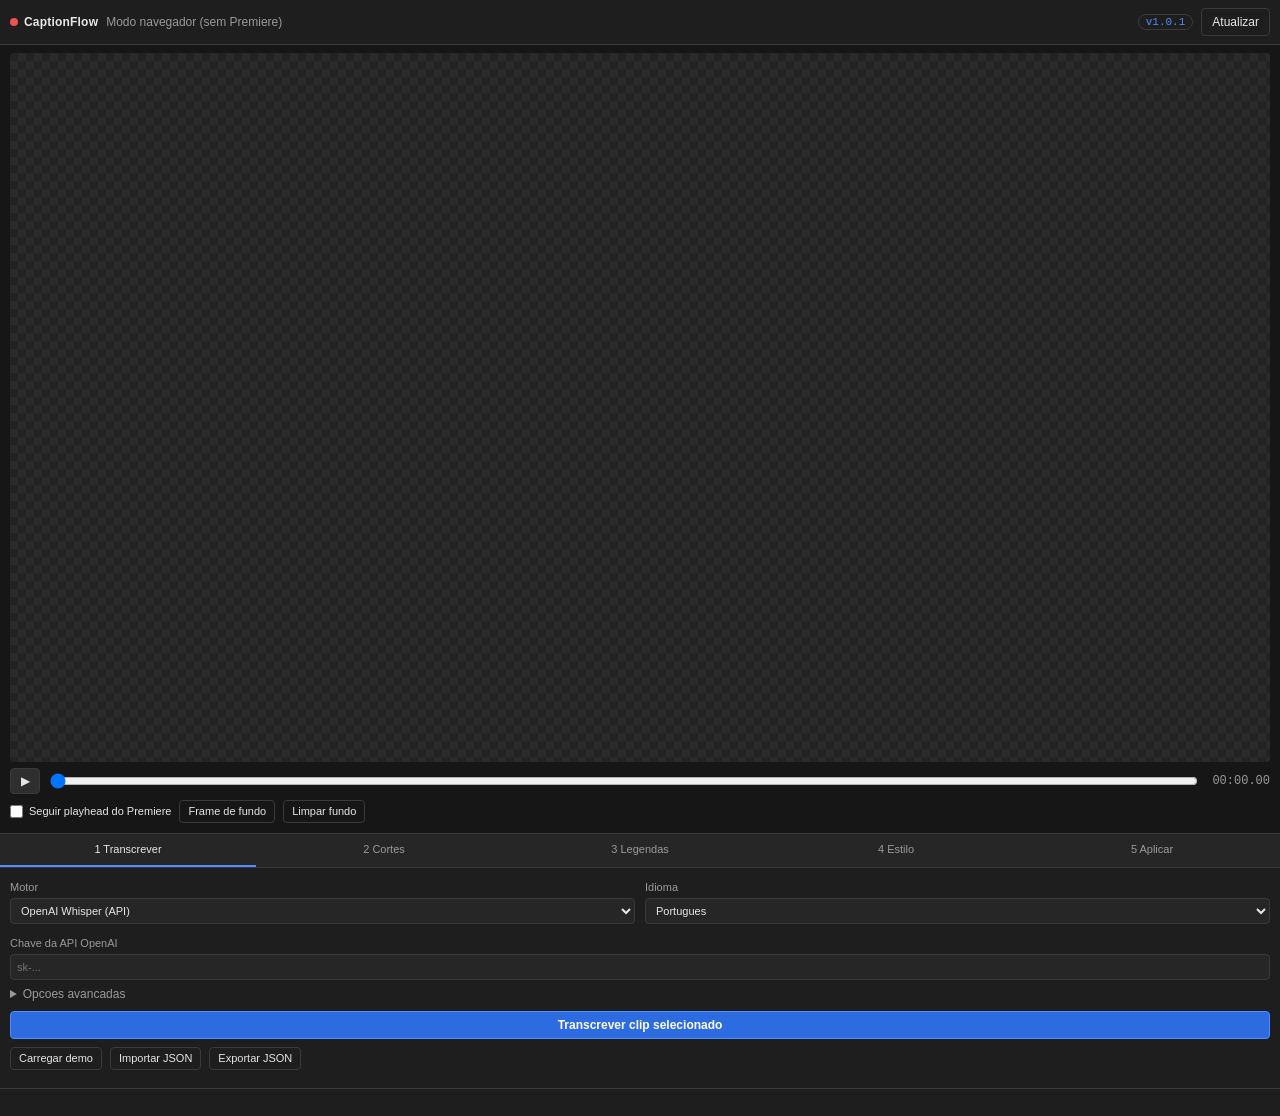
<file: captionflow/index.html>
<!doctype html>
<html lang="pt-BR">
<head>
  <meta charset="utf-8">
  <title>CaptionFlow</title>
  <meta name="viewport" content="width=device-width, initial-scale=1">
  <link rel="stylesheet" href="css/style.css">
</head>
<body>
<div id="app">
  <header>
    <div class="brand"><span class="dot" id="hostDot" title="Conexao com o Premiere"></span>CaptionFlow</div>
    <div id="ctxInfo" class="muted">Sem contexto</div>
    <span id="ver" class="ver" title="Versao instalada"></span>
    <button id="btnCtx" class="ghost" title="Ler sequencia e clip selecionado">Atualizar</button>
  </header>

  <section id="previewBox">
    <canvas id="cv" width="960" height="540"></canvas>
    <div class="transport">
      <button id="btnPlay" class="icon" title="Reproduzir preview (Espaco)">&#9654;</button>
      <input id="seek" type="range" min="0" max="100" step="0.01" value="0">
      <span id="tcode" class="mono">00:00.00</span>
    </div>
    <div class="row wrap tight">
      <label class="chk"><input type="checkbox" id="syncHead"> Seguir playhead do Premiere</label>
      <button id="btnFrame" class="ghost small" title="Usa o frame atual da sequencia como fundo do preview">Frame de fundo</button>
      <button id="btnNoBg" class="ghost small">Limpar fundo</button>
    </div>
  </section>

  <nav id="tabs">
    <button data-tab="trans" class="on">1 Transcrever</button>
    <button data-tab="cut">2 Cortes</button>
    <button data-tab="cap">3 Legendas</button>
    <button data-tab="style">4 Estilo</button>
    <button data-tab="apply">5 Aplicar</button>
  </nav>

  <main>
    <div class="pane on" id="tab-trans">
      <div class="grid2">
        <label>Motor
          <select id="provider"><option value="openai">OpenAI Whisper (API)</option><option value="local">whisper.cpp (local)</option></select>
        </label>
        <label>Idioma
          <select id="language"><option value="pt">Portugues</option><option value="en">Ingles</option><option value="es">Espanhol</option><option value="auto">Automatico</option></select>
        </label>
      </div>
      <div id="openaiBox">
        <label>Chave da API OpenAI <input type="password" id="apiKey" placeholder="sk-..." autocomplete="off"></label>
      </div>
      <div id="localBox" class="hidden">
        <label>Executavel whisper.cpp (whisper-cli) <input type="text" id="whisperBin" placeholder="/usr/local/bin/whisper-cli"></label>
        <label>Modelo (.bin) <input type="text" id="whisperModel" placeholder="ggml-small.bin"></label>
      </div>
      <details>
        <summary>Opcoes avancadas</summary>
        <label>Caminho do ffmpeg <input type="text" id="ffmpegPath" placeholder="vazio = automatico / PATH"></label>
        <label>Vocabulario / dica de contexto (opcional) <input type="text" id="whisperPrompt" placeholder="nomes proprios, termos tecnicos"></label>
        <label>Tamanho do trecho enviado (s) <input type="number" id="chunkSec" min="60" max="1200" value="600"></label>
      </details>
      <div class="row">
        <button id="btnTranscribe" class="primary">Transcrever clip selecionado</button>
      </div>
      <div class="row wrap">
        <button id="btnDemo" class="ghost small">Carregar demo</button>
        <button id="btnImportJson" class="ghost small">Importar JSON</button>
        <button id="btnExportJson" class="ghost small">Exportar JSON</button>
        <input type="file" id="fileJson" accept=".json" class="hidden">
      </div>
      <div id="transStat" class="muted"></div>
    </div>

    <div class="pane" id="tab-cut">
      <canvas id="wave" width="800" height="90"></canvas>
      <div class="grid2">
        <label>Limiar (dB) <span id="vThr" class="mono"></span><input type="range" id="thr" min="-70" max="-15" step="1" value="-40"></label>
        <label>Silencio minimo (s) <span id="vMin" class="mono"></span><input type="range" id="minSil" min="0.1" max="2" step="0.05" value="0.4"></label>
        <label>Padding (s) <span id="vPad" class="mono"></span><input type="range" id="pad" min="0" max="0.5" step="0.01" value="0.1"></label>
        <label>Estilo de transicao
          <select id="jlMode"><option value="none">Corte seco</option><option value="j">J-cut</option><option value="l">L-cut</option><option value="alt">J e L alternados</option><option value="both">J + L em todos</option></select>
        </label>
        <label>Antecipacao J (s) <span id="vLead" class="mono"></span><input type="range" id="lead" min="0.05" max="1" step="0.01" value="0.25"></label>
        <label>Extensao L (s) <span id="vTail" class="mono"></span><input type="range" id="tail" min="0.05" max="1" step="0.01" value="0.25"></label>
      </div>
      <label class="chk"><input type="checkbox" id="protect" checked> Proteger palavras transcritas (nao cortar dentro de fala)</label>
      <label class="chk"><input type="checkbox" id="followCut" checked> Reajustar legendas ao aplicar o corte</label>
      <div class="row">
        <button id="btnAnalyze" class="primary">Analisar audio</button>
        <button id="btnApplyCut" disabled>Aplicar rough cut</button>
      </div>
      <div id="cutStat" class="muted"></div>
    </div>

    <div class="pane" id="tab-cap">
      <div class="grid2">
        <label>Max. caracteres por linha <span id="vChars" class="mono"></span><input type="range" id="maxChars" min="12" max="60" step="1" value="32"></label>
        <label>Linhas por bloco
          <select id="maxLines"><option>1</option><option selected>2</option><option>3</option></select>
        </label>
        <label>Palavras por segundo (max) <span id="vWps" class="mono"></span><input type="range" id="maxWps" min="1.5" max="7" step="0.1" value="3.5"></label>
        <label>Pausa que separa blocos (s) <span id="vPause" class="mono"></span><input type="range" id="pause" min="0.2" max="2" step="0.05" value="0.6"></label>
      </div>
      <div class="row wrap">
        <button id="btnRebuild" class="ghost small">Refazer blocos</button>
        <button id="btnExportSrt" class="ghost small">Exportar SRT</button>
        <span class="muted" id="capStat"></span>
      </div>
      <div class="hint">
        <b>Atalhos no bloco:</b> Alt+&rarr; envia a ultima palavra ao proximo bloco, Alt+&larr; envia a primeira ao bloco anterior.
        Com Shift traz a palavra do vizinho. Enter divide no cursor, Backspace no inicio une com o anterior, Shift+Enter forca quebra de linha.
      </div>
      <div id="blocks"></div>
    </div>

    <div class="pane" id="tab-style">
      <div class="row">
        <select id="presetSel"></select>
        <button id="btnPresetSave" class="small">Salvar como...</button>
        <button id="btnPresetDel" class="ghost small">Excluir</button>
      </div>
      <div class="row wrap">
        <button id="btnPresetExport" class="ghost small">Exportar presets</button>
        <button id="btnPresetImport" class="ghost small">Importar presets</button>
        <input type="file" id="filePresets" accept=".json" class="hidden">
      </div>
      <div id="styleForm"></div>
    </div>

    <div class="pane" id="tab-apply">
      <label>Metodo de insercao
        <select id="applyMode">
          <option value="raster">Camadas gráficas com keyframes (PNG animado)</option>
          <option value="mogrt">Essential Graphics (MOGRT)</option>
          <option value="srt">Faixa de legendas nativa (SRT)</option>
        </select>
      </label>
      <div id="mogrtBox" class="hidden">
        <label>Arquivo .mogrt <input type="text" id="mogrtPath" placeholder="C:\\caminho\\template.mogrt"></label>
        <label>Nome do parametro de texto <input type="text" id="mogrtParam" placeholder="Source Text (vazio = automatico)"></label>
      </div>
      <div class="grid2">
        <label>Trilha de video (V) <input type="number" id="vTrack" min="1" max="20" value="2"></label>
        <label>Origem do tempo
          <select id="baseMode"><option value="clip">Inicio do clip selecionado</option><option value="zero">Inicio da sequencia</option><option value="playhead">Playhead atual</option></select>
        </label>
      </div>
      <div class="row"><button id="btnApply" class="primary">Inserir na timeline</button></div>
      <div class="muted" id="applyStat"></div>
    </div>
  </main>

  <footer><div id="log"></div></footer>
</div>

<script src="js/version.js"></script>
<script src="js/cs.js"></script>
<script src="js/core/util.js"></script>
<script src="js/core/captions.js"></script>
<script src="js/core/silence.js"></script>
<script src="js/core/presets.js"></script>
<script src="js/core/render.js"></script>
<script src="js/node/audio.js"></script>
<script src="js/node/transcribe.js"></script>
<script src="js/app.js"></script>
</body>
</html>
</file>
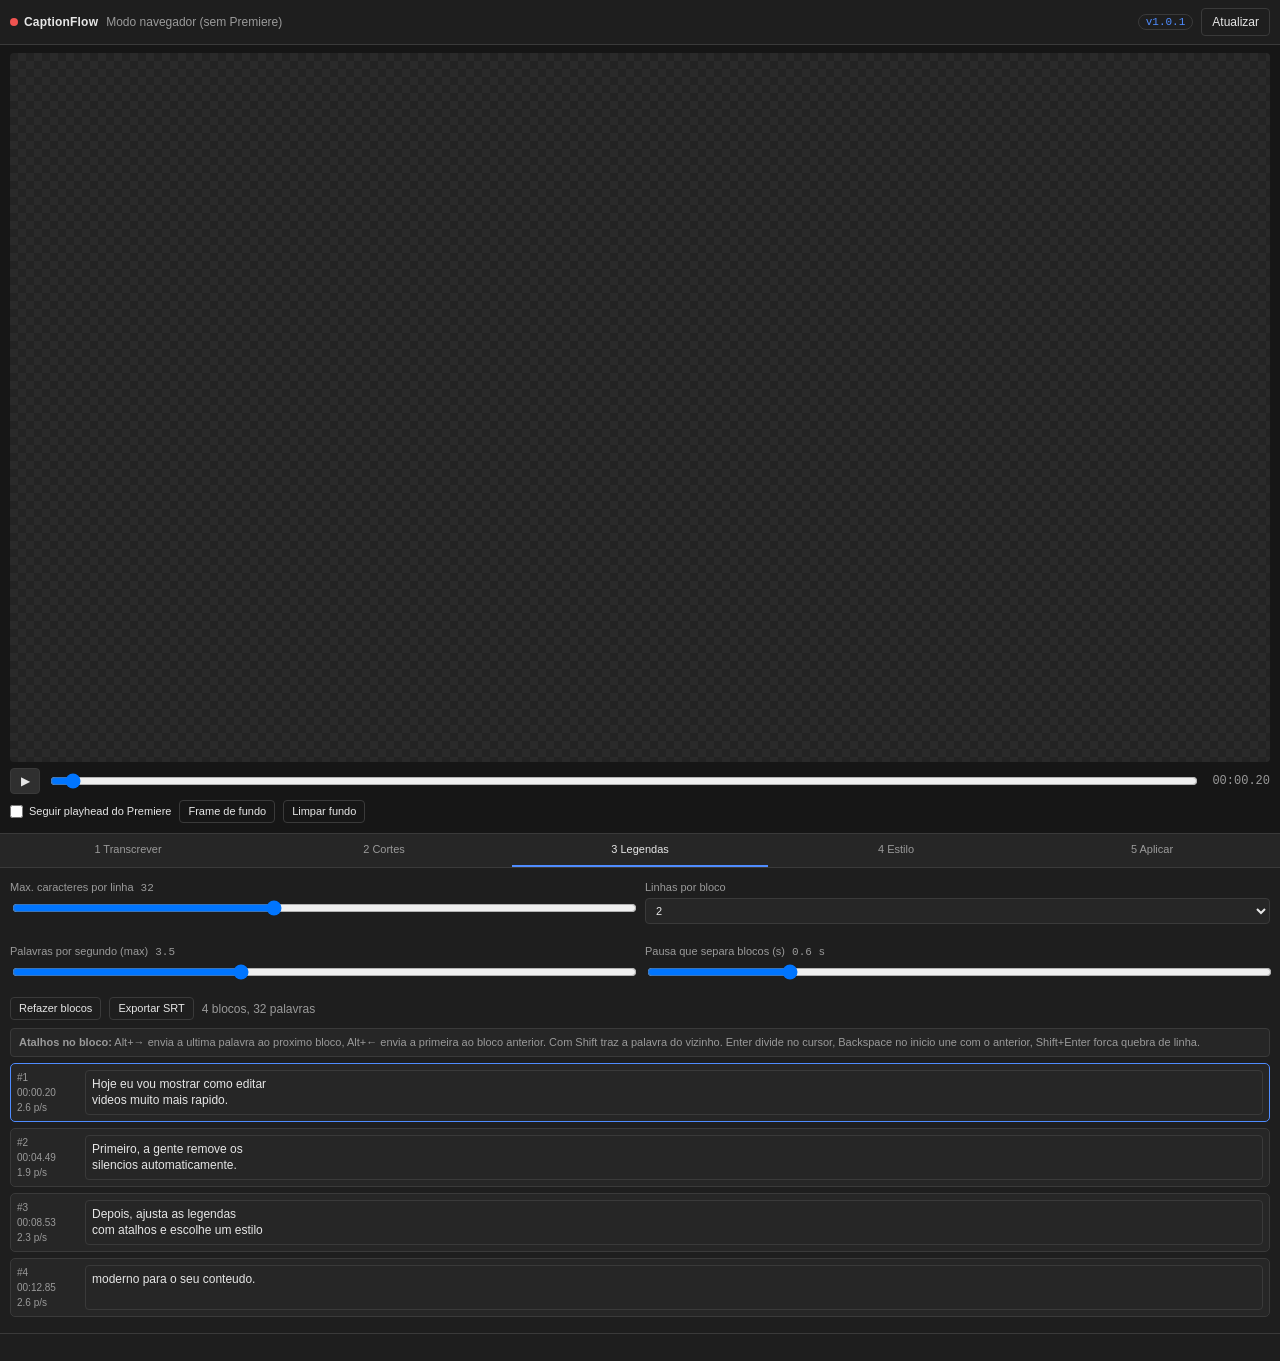
<file: captionflow/preview-standalone.html>
<!doctype html>
<html lang="pt-BR">
<head>
  <meta charset="utf-8">
  <title>CaptionFlow</title>
  <meta name="viewport" content="width=device-width, initial-scale=1">
  <style>:root{--bg:#1e1e1e;--panel:#262626;--panel2:#2f2f2f;--line:#3a3a3a;--text:#e6e6e6;--muted:#9a9a9a;--accent:#4f8cff;--accent2:#2d6be0;--ok:#35c27c;--warn:#f0a030;--bad:#ef5350}
*{box-sizing:border-box}
html,body{margin:0;background:var(--bg);color:var(--text);font:12px/1.35 -apple-system,"Segoe UI",Roboto,Helvetica,Arial,sans-serif}
#app{display:flex;flex-direction:column;min-height:100vh}
header{display:flex;align-items:center;gap:8px;padding:8px 10px;border-bottom:1px solid var(--line)}
.brand{font-weight:700;letter-spacing:.2px;display:flex;align-items:center;gap:6px}
.dot{width:8px;height:8px;border-radius:50%;background:var(--bad);display:inline-block}
.dot.on{background:var(--ok)}
#ctxInfo{flex:1;white-space:nowrap;overflow:hidden;text-overflow:ellipsis}
.muted{color:var(--muted)}
.mono{font-family:ui-monospace,Menlo,Consolas,monospace;color:var(--muted);margin-left:4px}
#previewBox{padding:8px 10px;border-bottom:1px solid var(--line);background:#161616}
#cv{width:100%;aspect-ratio:16/9;display:block;background:repeating-conic-gradient(#2a2a2a 0 25%,#232323 0 50%) 0 0/16px 16px;border-radius:4px}
.transport{display:flex;align-items:center;gap:8px;margin:6px 0}
.transport input{flex:1}
button{font:inherit;color:var(--text);background:var(--panel2);border:1px solid var(--line);border-radius:4px;padding:5px 10px;cursor:pointer}
button:hover{border-color:#5a5a5a}
button:disabled{opacity:.4;cursor:default}
button.primary{background:var(--accent2);border-color:var(--accent);color:#fff;font-weight:600}
button.ghost{background:transparent}
button.small{padding:3px 8px;font-size:11px}
button.icon{width:30px;padding:4px 0}
.row{display:flex;gap:8px;align-items:center;margin:8px 0}
.row.wrap{flex-wrap:wrap}.row.tight{margin:2px 0}
.row .primary{flex:1}
.grid2{display:grid;grid-template-columns:1fr 1fr;gap:8px 10px}
label{display:block;color:var(--muted);font-size:11px;margin:6px 0}
label input[type=text],label input[type=password],label input[type=number],label select,select,textarea{width:100%;margin-top:3px;background:var(--panel);color:var(--text);border:1px solid var(--line);border-radius:4px;padding:5px 6px;font:inherit}
label input[type=range]{width:100%;margin-top:4px}
label input[type=color]{width:100%;height:26px;padding:0;margin-top:3px;background:var(--panel);border:1px solid var(--line)}
label.chk{display:flex;gap:6px;align-items:center;color:var(--text);margin:4px 0}
label.chk input{margin:0}
nav#tabs{display:flex;border-bottom:1px solid var(--line);background:var(--panel)}
nav#tabs button{flex:1;border:0;border-radius:0;background:transparent;color:var(--muted);padding:8px 2px;font-size:11px;border-bottom:2px solid transparent}
nav#tabs button.on{color:var(--text);border-bottom-color:var(--accent)}
main{flex:1;padding:6px 10px 10px}
.pane{display:none}.pane.on{display:block}
.hidden{display:none!important}
details{margin:6px 0}summary{cursor:pointer;color:var(--muted)}
#wave{width:100%;height:70px;background:#161616;border-radius:4px;display:block}
.hint{background:var(--panel);border:1px solid var(--line);border-radius:4px;padding:6px 8px;color:var(--muted);margin:6px 0;font-size:11px}
.block{display:grid;grid-template-columns:62px 1fr;gap:6px;background:var(--panel);border:1px solid var(--line);border-radius:5px;padding:6px;margin:6px 0}
.block.sel{border-color:var(--accent)}
.block.warn .meta .wps{color:var(--warn)}
.block .meta{font-size:10px;color:var(--muted);line-height:1.5}
.block textarea{width:100%;margin:0;resize:none;min-height:38px;overflow:hidden}
.sect{margin:10px 0 2px;color:var(--text);font-weight:600;font-size:11px;text-transform:uppercase;letter-spacing:.5px}
#log{padding:6px 10px;border-top:1px solid var(--line);color:var(--muted);font-size:11px;min-height:28px;white-space:pre-wrap}
#log.err{color:var(--bad)}#log.ok{color:var(--ok)}
.ver{font:11px ui-monospace,Menlo,Consolas,monospace;color:var(--accent);border:1px solid var(--line);border-radius:10px;padding:1px 7px}
</style>
</head>
<body>
<div id="app">
  <header>
    <div class="brand"><span class="dot" id="hostDot" title="Conexao com o Premiere"></span>CaptionFlow</div>
    <div id="ctxInfo" class="muted">Sem contexto</div>
    <span id="ver" class="ver" title="Versao instalada"></span>
    <button id="btnCtx" class="ghost" title="Ler sequencia e clip selecionado">Atualizar</button>
  </header>

  <section id="previewBox">
    <canvas id="cv" width="960" height="540"></canvas>
    <div class="transport">
      <button id="btnPlay" class="icon" title="Reproduzir preview (Espaco)">&#9654;</button>
      <input id="seek" type="range" min="0" max="100" step="0.01" value="0">
      <span id="tcode" class="mono">00:00.00</span>
    </div>
    <div class="row wrap tight">
      <label class="chk"><input type="checkbox" id="syncHead"> Seguir playhead do Premiere</label>
      <button id="btnFrame" class="ghost small" title="Usa o frame atual da sequencia como fundo do preview">Frame de fundo</button>
      <button id="btnNoBg" class="ghost small">Limpar fundo</button>
    </div>
  </section>

  <nav id="tabs">
    <button data-tab="trans" class="on">1 Transcrever</button>
    <button data-tab="cut">2 Cortes</button>
    <button data-tab="cap">3 Legendas</button>
    <button data-tab="style">4 Estilo</button>
    <button data-tab="apply">5 Aplicar</button>
  </nav>

  <main>
    <div class="pane on" id="tab-trans">
      <div class="grid2">
        <label>Motor
          <select id="provider"><option value="openai">OpenAI Whisper (API)</option><option value="local">whisper.cpp (local)</option></select>
        </label>
        <label>Idioma
          <select id="language"><option value="pt">Portugues</option><option value="en">Ingles</option><option value="es">Espanhol</option><option value="auto">Automatico</option></select>
        </label>
      </div>
      <div id="openaiBox">
        <label>Chave da API OpenAI <input type="password" id="apiKey" placeholder="sk-..." autocomplete="off"></label>
      </div>
      <div id="localBox" class="hidden">
        <label>Executavel whisper.cpp (whisper-cli) <input type="text" id="whisperBin" placeholder="/usr/local/bin/whisper-cli"></label>
        <label>Modelo (.bin) <input type="text" id="whisperModel" placeholder="ggml-small.bin"></label>
      </div>
      <details>
        <summary>Opcoes avancadas</summary>
        <label>Caminho do ffmpeg <input type="text" id="ffmpegPath" placeholder="vazio = automatico / PATH"></label>
        <label>Vocabulario / dica de contexto (opcional) <input type="text" id="whisperPrompt" placeholder="nomes proprios, termos tecnicos"></label>
        <label>Tamanho do trecho enviado (s) <input type="number" id="chunkSec" min="60" max="1200" value="600"></label>
      </details>
      <div class="row">
        <button id="btnTranscribe" class="primary">Transcrever clip selecionado</button>
      </div>
      <div class="row wrap">
        <button id="btnDemo" class="ghost small">Carregar demo</button>
        <button id="btnImportJson" class="ghost small">Importar JSON</button>
        <button id="btnExportJson" class="ghost small">Exportar JSON</button>
        <input type="file" id="fileJson" accept=".json" class="hidden">
      </div>
      <div id="transStat" class="muted"></div>
    </div>

    <div class="pane" id="tab-cut">
      <canvas id="wave" width="800" height="90"></canvas>
      <div class="grid2">
        <label>Limiar (dB) <span id="vThr" class="mono"></span><input type="range" id="thr" min="-70" max="-15" step="1" value="-40"></label>
        <label>Silencio minimo (s) <span id="vMin" class="mono"></span><input type="range" id="minSil" min="0.1" max="2" step="0.05" value="0.4"></label>
        <label>Padding (s) <span id="vPad" class="mono"></span><input type="range" id="pad" min="0" max="0.5" step="0.01" value="0.1"></label>
        <label>Estilo de transicao
          <select id="jlMode"><option value="none">Corte seco</option><option value="j">J-cut</option><option value="l">L-cut</option><option value="alt">J e L alternados</option><option value="both">J + L em todos</option></select>
        </label>
        <label>Antecipacao J (s) <span id="vLead" class="mono"></span><input type="range" id="lead" min="0.05" max="1" step="0.01" value="0.25"></label>
        <label>Extensao L (s) <span id="vTail" class="mono"></span><input type="range" id="tail" min="0.05" max="1" step="0.01" value="0.25"></label>
      </div>
      <label class="chk"><input type="checkbox" id="protect" checked> Proteger palavras transcritas (nao cortar dentro de fala)</label>
      <label class="chk"><input type="checkbox" id="followCut" checked> Reajustar legendas ao aplicar o corte</label>
      <div class="row">
        <button id="btnAnalyze" class="primary">Analisar audio</button>
        <button id="btnApplyCut" disabled>Aplicar rough cut</button>
      </div>
      <div id="cutStat" class="muted"></div>
    </div>

    <div class="pane" id="tab-cap">
      <div class="grid2">
        <label>Max. caracteres por linha <span id="vChars" class="mono"></span><input type="range" id="maxChars" min="12" max="60" step="1" value="32"></label>
        <label>Linhas por bloco
          <select id="maxLines"><option>1</option><option selected>2</option><option>3</option></select>
        </label>
        <label>Palavras por segundo (max) <span id="vWps" class="mono"></span><input type="range" id="maxWps" min="1.5" max="7" step="0.1" value="3.5"></label>
        <label>Pausa que separa blocos (s) <span id="vPause" class="mono"></span><input type="range" id="pause" min="0.2" max="2" step="0.05" value="0.6"></label>
      </div>
      <div class="row wrap">
        <button id="btnRebuild" class="ghost small">Refazer blocos</button>
        <button id="btnExportSrt" class="ghost small">Exportar SRT</button>
        <span class="muted" id="capStat"></span>
      </div>
      <div class="hint">
        <b>Atalhos no bloco:</b> Alt+&rarr; envia a ultima palavra ao proximo bloco, Alt+&larr; envia a primeira ao bloco anterior.
        Com Shift traz a palavra do vizinho. Enter divide no cursor, Backspace no inicio une com o anterior, Shift+Enter forca quebra de linha.
      </div>
      <div id="blocks"></div>
    </div>

    <div class="pane" id="tab-style">
      <div class="row">
        <select id="presetSel"></select>
        <button id="btnPresetSave" class="small">Salvar como...</button>
        <button id="btnPresetDel" class="ghost small">Excluir</button>
      </div>
      <div class="row wrap">
        <button id="btnPresetExport" class="ghost small">Exportar presets</button>
        <button id="btnPresetImport" class="ghost small">Importar presets</button>
        <input type="file" id="filePresets" accept=".json" class="hidden">
      </div>
      <div id="styleForm"></div>
    </div>

    <div class="pane" id="tab-apply">
      <label>Metodo de insercao
        <select id="applyMode">
          <option value="raster">Camadas gráficas com keyframes (PNG animado)</option>
          <option value="mogrt">Essential Graphics (MOGRT)</option>
          <option value="srt">Faixa de legendas nativa (SRT)</option>
        </select>
      </label>
      <div id="mogrtBox" class="hidden">
        <label>Arquivo .mogrt <input type="text" id="mogrtPath" placeholder="C:\\caminho\\template.mogrt"></label>
        <label>Nome do parametro de texto <input type="text" id="mogrtParam" placeholder="Source Text (vazio = automatico)"></label>
      </div>
      <div class="grid2">
        <label>Trilha de video (V) <input type="number" id="vTrack" min="1" max="20" value="2"></label>
        <label>Origem do tempo
          <select id="baseMode"><option value="clip">Inicio do clip selecionado</option><option value="zero">Inicio da sequencia</option><option value="playhead">Playhead atual</option></select>
        </label>
      </div>
      <div class="row"><button id="btnApply" class="primary">Inserir na timeline</button></div>
      <div class="muted" id="applyStat"></div>
    </div>
  </main>

  <footer><div id="log"></div></footer>
</div>

<script>window.CF_VERSION = { version: '1.0.1', build: '2026-10-10 14:29' };
</script>
<script>// Ponte minima com o host CEP (substitui o CSInterface.js oficial) + modo navegador para testes.
(function (root) {
  var cep = root.__adobe_cep__;
  function CSInterface() {}
  CSInterface.prototype.isHost = function () { return !!cep; };
  CSInterface.prototype.evalScript = function (script, cb) {
    if (!cep) { if (cb) cb('EvalScript error.'); return; }
    cep.evalScript(script, cb || function () {});
  };
  CSInterface.prototype.getSystemPath = function (type) {
    if (!cep) return '';
    var p = decodeURI(cep.getSystemPath(type));
    return navigator.platform.indexOf('Win') === 0 ? p.replace('file:///', '') : p.replace('file://', '');
  };
  CSInterface.prototype.openURL = function (url) { if (cep) cep.openURLInDefaultBrowser(url); else root.open(url); };
  CSInterface.SystemPath = { EXTENSION: 'extension', USER_DATA: 'userData', MY_DOCUMENTS: 'myDocuments' };
  root.CSInterface = CSInterface;
})(window);
</script>
<script>(function (root) {
  var CF = (root.CF = root.CF || {});
  var seq = 0;
  CF.util = {
    uid: function () { seq += 1; return 'b' + Date.now().toString(36) + seq; },
    clamp: function (v, a, b) { return Math.max(a, Math.min(b, v)); },
    round: function (v, n) { var m = Math.pow(10, n == null ? 3 : n); return Math.round(v * m) / m; },
    fmt: function (s) {
      s = Math.max(0, s || 0);
      var m = Math.floor(s / 60), r = s - m * 60;
      return (m < 10 ? '0' : '') + m + ':' + (r < 10 ? '0' : '') + r.toFixed(2);
    },
    hexToRgb: function (hex) {
      var h = String(hex || '#000000').replace('#', '');
      if (h.length === 3) h = h[0] + h[0] + h[1] + h[1] + h[2] + h[2];
      var n = parseInt(h, 16) || 0;
      return { r: (n >> 16) & 255, g: (n >> 8) & 255, b: n & 255 };
    },
    rgba: function (hex, a) {
      var c = CF.util.hexToRgb(hex);
      return 'rgba(' + c.r + ',' + c.g + ',' + c.b + ',' + (a == null ? 1 : a) + ')';
    },
    getPath: function (o, p) {
      var parts = p.split('.');
      for (var i = 0; i < parts.length && o != null; i++) o = o[parts[i]];
      return o;
    },
    setPath: function (o, p, v) {
      var parts = p.split('.');
      for (var i = 0; i < parts.length - 1; i++) {
        if (o[parts[i]] == null) o[parts[i]] = {};
        o = o[parts[i]];
      }
      o[parts[parts.length - 1]] = v;
    },
    clone: function (o) { return JSON.parse(JSON.stringify(o)); }
  };
  if (typeof module !== 'undefined' && module.exports) module.exports = CF.util;
})(typeof window !== 'undefined' ? window : globalThis);
</script>
<script>(function (root) {
  var CF = (root.CF = root.CF || {});
  var U = CF.util || (typeof require !== 'undefined' ? require('./util.js') : null);

  var STOP = {};
  ('a o as os um uma de da do das dos em na no nas nos e ou que com por para pra se ' +
    'an the of to in on at and or but for with by el la los las un una del y').split(' ')
    .forEach(function (w) { STOP[w] = 1; });
  function isStop(t) { return !!STOP[t.toLowerCase().replace(/[^\p{L}]/gu, '')]; }

  var DEFAULTS = {
    maxChars: 32,      // caracteres por linha
    maxLines: 2,
    maxWps: 3.5,       // palavras por segundo (velocidade de leitura)
    minDuration: 0.8,
    maxDuration: 5,
    pauseBreak: 0.6,   // pausa entre palavras que fecha o bloco
    holdGap: 0.04      // folga ate o proximo bloco
  };

  function lineLen(words, i, j) {
    var n = 0;
    for (var k = i; k < j; k++) n += words[k].text.length;
    return n + Math.max(0, j - i - 1);
  }

  // Quebra balanceada em K linhas por programacao dinamica.
  function fitSegment(words, maxChars, maxLines) {
    var n = words.length;
    if (!n) return [];
    var total = lineLen(words, 0, n);
    for (var K = 1; K <= maxLines; K++) {
      if (K === 1) { if (total <= maxChars || n === 1) return [[0, n]]; continue; }
      if (n < K) break;
      var target = total / K, INF = 1e9, cost = [], prev = [], k, i, j;
      for (k = 0; k <= K; k++) {
        cost.push([]); prev.push([]);
        for (i = 0; i <= n; i++) { cost[k].push(INF); prev[k].push(-1); }
      }
      cost[0][0] = 0;
      for (k = 1; k <= K; k++) {
        for (i = k; i <= n; i++) {
          for (j = k - 1; j < i; j++) {
            if (cost[k - 1][j] >= INF) continue;
            var len = lineLen(words, j, i);
            if (len > maxChars && i - j > 1) continue;
            var c = Math.pow(len - target, 2), last = words[i - 1].text;
            if (i < n) {
              if (/[.,;:!?…]$/.test(last)) c -= 6;
              else if (isStop(last)) c += 8;
            }
            var tot = cost[k - 1][j] + c;
            if (tot < cost[k][i]) { cost[k][i] = tot; prev[k][i] = j; }
          }
        }
      }
      if (cost[K][n] < INF) {
        var out = [], e = n;
        for (k = K; k >= 1; k--) { var s = prev[k][e]; out.unshift([s, e]); e = s; }
        return out;
      }
    }
    return null;
  }

  // Retorna lista de [inicio, fim) em indices de palavra, ou null se nao couber.
  function fitLines(words, maxChars, maxLines) {
    var hasBr = words.some(function (w) { return w.br; });
    if (!hasBr) return fitSegment(words, maxChars, maxLines);
    var lines = [], start = 0;
    for (var i = 0; i < words.length; i++) {
      if (words[i].br || i === words.length - 1) {
        var seg = fitSegment(words.slice(start, i + 1), maxChars, maxLines);
        if (!seg) return null;
        seg.forEach(function (r) { lines.push([r[0] + start, r[1] + start]); });
        start = i + 1;
      }
    }
    return lines.length <= maxLines ? lines : null;
  }

  function linesText(block, o) {
    o = o || DEFAULTS;
    var ls = fitLines(block.words, o.maxChars, o.maxLines) || [[0, block.words.length]];
    return ls.map(function (r) {
      return block.words.slice(r[0], r[1]).map(function (w) { return w.text; }).join(' ');
    });
  }

  function normalizeWords(raw) {
    return (raw || []).map(function (w) {
      return { text: String(w.text != null ? w.text : w.word).trim(), start: +w.start, end: +w.end };
    }).filter(function (w) { return w.text && isFinite(w.start) && isFinite(w.end); })
      .map(function (w) { if (w.end < w.start) w.end = w.start; return w; });
  }

  function mk(words) { return { id: U.uid(), words: words }; }

  function buildBlocks(words, opts) {
    var o = Object.assign({}, DEFAULTS, opts || {});
    words = normalizeWords(words);
    var blocks = [], cur = [];
    function close() { if (cur.length) { blocks.push(mk(cur)); cur = []; } }
    for (var i = 0; i < words.length; i++) {
      var w = words[i], prev = cur[cur.length - 1];
      if (prev) {
        var trial = cur.concat([w]);
        var dur = w.end - cur[0].start;
        if (w.start - prev.end > o.pauseBreak || dur > o.maxDuration || !fitLines(trial, o.maxChars, o.maxLines)) close();
      }
      cur.push(w);
      var cap = o.maxChars * o.maxLines, used = lineLen(cur, 0, cur.length);
      if (/[.!?…]$/.test(w.text) && used >= cap * 0.35) close();
      else if (/[,;:]$/.test(w.text) && used >= cap * 0.7) close();
    }
    close();
    finalizeTiming(blocks, o);
    return blocks;
  }

  function finalizeTiming(blocks, opts) {
    var o = Object.assign({}, DEFAULTS, opts || {});
    blocks.forEach(function (b, i) {
      b.start = b.words[0].start;
      b.end = b.words[b.words.length - 1].end;
      var need = Math.max(o.minDuration, b.words.length / o.maxWps);
      var next = blocks[i + 1];
      var limit = next ? next.words[0].start - o.holdGap : Infinity;
      var show = Math.max(b.end, b.start + need);
      b.showEnd = Math.max(b.end, Math.min(show, limit));
      b.warn = b.words.length / Math.max(b.showEnd - b.start, 0.001) > o.maxWps + 1e-6;
    });
    return blocks;
  }

  function dropEmpty(blocks) {
    for (var i = blocks.length - 1; i >= 0; i--) if (!blocks[i].words.length) blocks.splice(i, 1);
  }

  // ---- operacoes de edicao rapida (atalhos) ----
  function sendLastWordForward(blocks, i) {
    var b = blocks[i]; if (!b || !b.words.length) return blocks;
    var w = b.words.pop(); delete w.br;
    if (blocks[i + 1]) blocks[i + 1].words.unshift(w); else blocks.splice(i + 1, 0, mk([w]));
    dropEmpty(blocks); return blocks;
  }
  function sendFirstWordBack(blocks, i) {
    var b = blocks[i]; if (!b || !b.words.length) return blocks;
    var w = b.words.shift();
    if (blocks[i - 1]) { delete blocks[i - 1].words[blocks[i - 1].words.length - 1].br; blocks[i - 1].words.push(w); }
    else blocks.splice(i, 0, mk([w]));
    dropEmpty(blocks); return blocks;
  }
  function pullFirstWordFromNext(blocks, i) {
    var n = blocks[i + 1]; if (!n || !blocks[i]) return blocks;
    blocks[i].words.push(n.words.shift());
    dropEmpty(blocks); return blocks;
  }
  function pullLastWordFromPrev(blocks, i) {
    var p = blocks[i - 1]; if (!p || !blocks[i]) return blocks;
    var w = p.words.pop(); delete w.br;
    blocks[i].words.unshift(w);
    dropEmpty(blocks); return blocks;
  }
  function splitBlock(blocks, i, at) {
    var b = blocks[i]; if (!b || at <= 0 || at >= b.words.length) return blocks;
    var tail = b.words.splice(at);
    delete b.words[b.words.length - 1].br;
    blocks.splice(i + 1, 0, mk(tail));
    return blocks;
  }
  function mergeWithNext(blocks, i) {
    var b = blocks[i], n = blocks[i + 1]; if (!b || !n) return blocks;
    delete b.words[b.words.length - 1].br;
    b.words = b.words.concat(n.words);
    blocks.splice(i + 1, 1); return blocks;
  }

  // Aplica texto editado mantendo tempos por palavra quando possivel.
  function setBlockText(block, text) {
    var toks = String(text).split(/\s+/).filter(Boolean);
    if (!toks.length) return block;
    var old = block.words;
    if (toks.length === old.length) {
      toks.forEach(function (t, k) { old[k].text = t; });
      return block;
    }
    var s = old[0].start, e = old[old.length - 1].end, span = Math.max(e - s, 0.01);
    var weights = toks.map(function (t) { return Math.max(t.length, 1); });
    var sum = weights.reduce(function (a, b) { return a + b; }, 0), t0 = s;
    block.words = toks.map(function (t, k) {
      var d = span * weights[k] / sum, w = { text: t, start: t0, end: t0 + d };
      t0 += d; return w;
    });
    return block;
  }

  // Reposiciona palavras quando o rough cut remove trechos (tempos relativos ao clip).
  function remapToCuts(blocks, keep) {
    function map(t) {
      var off = 0;
      for (var i = 0; i < keep.length; i++) {
        var k = keep[i];
        if (t >= k.start - 1e-6 && t <= k.end + 1e-6) return off + (t - k.start);
        off += k.end - k.start;
      }
      return null;
    }
    var out = [];
    blocks.forEach(function (b) {
      var ws = [];
      b.words.forEach(function (w) {
        var c = map((w.start + w.end) / 2);
        if (c == null) return;
        var d = w.end - w.start;
        ws.push({ text: w.text, start: Math.max(0, c - d / 2), end: c + d / 2, br: w.br });
      });
      if (ws.length) out.push({ id: b.id, words: ws });
    });
    return out;
  }

  function ts(s) {
    s = Math.max(0, s);
    var ms = Math.round(s * 1000), h = Math.floor(ms / 3600000); ms -= h * 3600000;
    var m = Math.floor(ms / 60000); ms -= m * 60000;
    var sec = Math.floor(ms / 1000); ms -= sec * 1000;
    function p(n, l) { n = String(n); while (n.length < l) n = '0' + n; return n; }
    return p(h, 2) + ':' + p(m, 2) + ':' + p(sec, 2) + ',' + p(ms, 3);
  }
  function toSRT(blocks, opts) {
    return blocks.map(function (b, i) {
      return (i + 1) + '\n' + ts(b.start) + ' --> ' + ts(b.showEnd != null ? b.showEnd : b.end) + '\n' +
        linesText(b, opts).join('\n') + '\n';
    }).join('\n');
  }

  CF.captions = {
    DEFAULTS: DEFAULTS, fitLines: fitLines, linesText: linesText, normalizeWords: normalizeWords,
    buildBlocks: buildBlocks, finalizeTiming: finalizeTiming,
    sendLastWordForward: sendLastWordForward, sendFirstWordBack: sendFirstWordBack,
    pullFirstWordFromNext: pullFirstWordFromNext, pullLastWordFromPrev: pullLastWordFromPrev,
    splitBlock: splitBlock, mergeWithNext: mergeWithNext, setBlockText: setBlockText,
    remapToCuts: remapToCuts, toSRT: toSRT
  };
  if (typeof module !== 'undefined' && module.exports) module.exports = CF.captions;
})(typeof window !== 'undefined' ? window : globalThis);
</script>
<script>(function (root) {
  var CF = (root.CF = root.CF || {});

  var DEFAULTS = { thresholdDb: -40, minSilence: 0.4, padding: 0.1, minKeep: 0.12 };

  // Nivel RMS (dBFS) por janela de frameMs.
  function rmsDb(samples, sr, frameMs) {
    var fl = Math.max(1, Math.round(sr * (frameMs || 10) / 1000));
    var n = Math.floor(samples.length / fl), out = new Float32Array(n);
    var scale = samples instanceof Int16Array ? 1 / 32768 : 1;
    for (var f = 0; f < n; f++) {
      var sum = 0, base = f * fl;
      for (var i = 0; i < fl; i++) { var v = samples[base + i] * scale; sum += v * v; }
      var db = 10 * Math.log10(sum / fl + 1e-10);
      out[f] = db < -100 ? -100 : db;
    }
    return { db: out, frameSec: fl / sr };
  }

  function detect(db, frameSec, opts) {
    var o = Object.assign({}, DEFAULTS, opts || {});
    var total = db.length * frameSec, silences = [], rs = -1, i;
    function flush(endIdx) {
      if (rs < 0) return;
      var a = rs * frameSec, b = endIdx * frameSec;
      if (b - a >= o.minSilence) {
        var s = a === 0 ? 0 : a + o.padding, e = endIdx === db.length ? total : b - o.padding;
        if (e - s > 0.01) silences.push({ start: s, end: e });
      }
      rs = -1;
    }
    for (i = 0; i < db.length; i++) {
      if (db[i] < o.thresholdDb) { if (rs < 0) rs = i; } else flush(i);
    }
    flush(db.length);
    return { silences: silences, keep: complement(silences, total, o.minKeep), total: total };
  }

  function complement(silences, total, minKeep) {
    var keep = [], t = 0;
    silences.forEach(function (s) {
      if (s.start - t > 0.001) keep.push({ start: t, end: s.start });
      t = s.end;
    });
    if (total - t > 0.001) keep.push({ start: t, end: total });
    return keep.filter(function (k) { return k.end - k.start >= (minKeep || 0); });
  }

  function union(ranges) {
    var r = ranges.slice().sort(function (a, b) { return a.start - b.start; }), out = [];
    r.forEach(function (x) {
      var l = out[out.length - 1];
      if (l && x.start <= l.end + 1e-6) l.end = Math.max(l.end, x.end);
      else out.push({ start: x.start, end: x.end });
    });
    return out;
  }

  // Impede que um corte caia dentro de uma palavra transcrita.
  function protectWords(keep, words, pad, total) {
    var extra = words.map(function (w) {
      return { start: Math.max(0, w.start - (pad || 0)), end: Math.min(total, w.end + (pad || 0)) };
    });
    return union(keep.concat(extra));
  }

  // Gera segmentos com J-cut / L-cut. Audio alterna entre duas trilhas para permitir a sobreposicao.
  function jlSegments(keep, o) {
    o = Object.assign({ mode: 'none', lead: 0.25, tail: 0.25, total: Infinity }, o || {});
    var segs = [], t = 0, last = keep.length - 1;
    keep.forEach(function (k, i) {
      var len = k.end - k.start;
      var seg = {
        i: i, srcStart: k.start, srcEnd: k.end, tlStart: t, tlEnd: t + len,
        aSrcStart: k.start, aSrcEnd: k.end, aTlStart: t, aTlEnd: t + len,
        aTrack: o.mode === 'none' ? 0 : i % 2
      };
      var gapBefore = i === 0 ? k.start : k.start - keep[i - 1].end;
      var gapAfter = i === last ? o.total - k.end : keep[i + 1].start - k.end;
      var useJ = o.mode === 'j' || o.mode === 'both' || (o.mode === 'alt' && i % 2 === 0);
      var useL = o.mode === 'l' || o.mode === 'both' || (o.mode === 'alt' && i % 2 === 1);
      if (useJ && i > 0) {
        var lead = Math.min(o.lead, gapBefore, len * 0.5, (keep[i - 1].end - keep[i - 1].start) * 0.5);
        if (lead > 0.01) { seg.aSrcStart -= lead; seg.aTlStart -= lead; }
      }
      if (useL && i < last) {
        var tail = Math.min(o.tail, gapAfter, len * 0.5, (keep[i + 1].end - keep[i + 1].start) * 0.5);
        if (tail > 0.01) { seg.aSrcEnd += tail; seg.aTlEnd += tail; }
      }
      segs.push(seg);
      t += len;
    });
    return segs;
  }

  CF.silence = { DEFAULTS: DEFAULTS, rmsDb: rmsDb, detect: detect, complement: complement, union: union, protectWords: protectWords, jlSegments: jlSegments };
  if (typeof module !== 'undefined' && module.exports) module.exports = CF.silence;
})(typeof window !== 'undefined' ? window : globalThis);
</script>
<script>(function (root) {
  var CF = (root.CF = root.CF || {});
  var U = CF.util || require('./util.js');

  var BASE = {
    family: 'Inter, Helvetica Neue, Arial', weight: 700, italic: false, size: 64, uppercase: false,
    fill: '#ffffff', align: 'center', x: 0.5, y: 0.82, lineHeight: 1.15,
    shadow: { enabled: true, color: '#000000', alpha: 0.5, blur: 10, x: 0, y: 3 },
    stroke: { width: 0, color: '#000000' },
    bg: { enabled: false, color: '#000000', alpha: 0.55, padding: 18, radius: 14 },
    anim: { entry: 'fade', exit: 'fade', inDur: 0.22, outDur: 0.18 },
    highlight: { mode: 'none', color: '#ffd400', scale: 1.12, boxColor: '#ffd400' }
  };

  function make(over) {
    var p = U.clone(BASE);
    (function merge(t, s) {
      Object.keys(s).forEach(function (k) {
        if (s[k] && typeof s[k] === 'object' && !Array.isArray(s[k])) merge(t[k] = t[k] || {}, s[k]);
        else t[k] = s[k];
      });
    })(p, over);
    return p;
  }

  var BUILTIN = [
    make({ id: 'clean', name: 'Clean', family: 'Inter, Helvetica Neue, Arial', weight: 600, size: 58,
      anim: { entry: 'fade', exit: 'fade' } }),
    make({ id: 'minimal', name: 'Minimalista', family: 'Helvetica Neue, Arial', weight: 400, size: 52, y: 0.88,
      shadow: { enabled: false }, anim: { entry: 'fade', exit: 'fade', inDur: 0.3, outDur: 0.3 } }),
    make({ id: 'corporate', name: 'Corporativo', family: 'Montserrat, Arial', weight: 600, size: 50, y: 0.86,
      shadow: { enabled: false }, bg: { enabled: true, color: '#0b2545', alpha: 0.82, padding: 20, radius: 8 },
      anim: { entry: 'slideUp', exit: 'fade', inDur: 0.28 } }),
    make({ id: 'social-pop', name: 'Social Pop', family: 'Poppins, Montserrat, Arial Black', weight: 800, size: 84, uppercase: true,
      y: 0.62, stroke: { width: 6, color: '#000000' }, shadow: { enabled: true, alpha: 0.6, blur: 0, x: 0, y: 6 },
      anim: { entry: 'pop', exit: 'zoom', inDur: 0.22, outDur: 0.12 },
      highlight: { mode: 'color', color: '#ffe600', scale: 1.1 } }),
    make({ id: 'karaoke', name: 'Karaoke (preenchimento)', family: 'Montserrat, Arial', weight: 800, size: 72, uppercase: true, y: 0.7,
      fill: '#d9d9d9', stroke: { width: 4, color: '#000000' }, shadow: { enabled: false },
      anim: { entry: 'slideUp', exit: 'fade' }, highlight: { mode: 'fill', color: '#00e0a4' } }),
    make({ id: 'box-highlight', name: 'Destaque em caixa', family: 'Inter, Arial', weight: 800, size: 70, y: 0.74,
      shadow: { enabled: false }, anim: { entry: 'zoom', exit: 'fade' },
      highlight: { mode: 'box', color: '#111111', boxColor: '#ffd400', scale: 1 } }),
    make({ id: 'scale-word', name: 'Palavra ativa maior', family: 'Inter, Arial', weight: 700, size: 66, y: 0.78,
      anim: { entry: 'slideDown', exit: 'fade' }, highlight: { mode: 'scale', color: '#7cf3ff', scale: 1.22 } })
  ];

  var KEY = 'captionflow.presets.v1';
  function store() { try { return window.localStorage; } catch (e) { return null; } }

  function loadCustom() {
    var s = store(); if (!s) return [];
    try { return JSON.parse(s.getItem(KEY) || '[]'); } catch (e) { return []; }
  }
  function saveCustom(list) { var s = store(); if (s) s.setItem(KEY, JSON.stringify(list)); }

  CF.presets = {
    BASE: BASE, make: make,
    all: function () {
      return BUILTIN.map(function (p) { p = U.clone(p); p.builtin = true; return p; }).concat(loadCustom());
    },
    get: function (id) {
      var all = CF.presets.all();
      for (var i = 0; i < all.length; i++) if (all[i].id === id) return U.clone(all[i]);
      return U.clone(all[0]);
    },
    saveCustom: function (preset) {
      var list = loadCustom().filter(function (p) { return p.id !== preset.id; });
      var copy = U.clone(preset); delete copy.builtin;
      list.push(copy); saveCustom(list); return copy;
    },
    remove: function (id) { saveCustom(loadCustom().filter(function (p) { return p.id !== id; })); },
    exportJSON: function () { return JSON.stringify({ captionflowPresets: loadCustom() }, null, 2); },
    importJSON: function (text) {
      var data = JSON.parse(text), arr = data.captionflowPresets || (Array.isArray(data) ? data : [data]);
      var list = loadCustom();
      arr.forEach(function (p) {
        var full = make(p); full.id = p.id || U.uid(); full.name = p.name || 'Importado';
        list = list.filter(function (x) { return x.id !== full.id; }); list.push(full);
      });
      saveCustom(list); return arr.length;
    }
  };
  if (typeof module !== 'undefined' && module.exports) module.exports = CF.presets;
})(typeof window !== 'undefined' ? window : globalThis);
</script>
<script>(function (root) {
  var CF = (root.CF = root.CF || {});
  var U = CF.util || require('./util.js');
  var C = CF.captions || require('./captions.js');

  function easeOut(p) { return 1 - Math.pow(1 - p, 3); }
  function easeBack(p) { var c1 = 1.70158, c3 = c1 + 1; return 1 + c3 * Math.pow(p - 1, 3) + c1 * Math.pow(p - 1, 2); }

  var ENTRIES = ['none', 'fade', 'slideUp', 'slideDown', 'slideLeft', 'pop', 'zoom'];
  var EXITS = ['none', 'fade', 'slideUp', 'slideDown', 'zoom'];
  var HIGHLIGHTS = ['none', 'color', 'scale', 'box', 'fill'];

  // dx/dy em unidades de "em" (tamanho da fonte). Mesma funcao alimenta preview e keyframes.
  function blockTransform(a, tRel, dur) {
    var tr = { alpha: 1, dx: 0, dy: 0, scale: 1 };
    if (!a) return tr;
    var inD = Math.max(a.inDur || 0.2, 0.01), outD = Math.max(a.outDur || 0.2, 0.01);
    var p = U.clamp(tRel / inD, 0, 1), e = easeOut(p);
    switch (a.entry) {
      case 'fade': tr.alpha *= e; break;
      case 'slideUp': tr.alpha *= e; tr.dy += (1 - e) * 0.6; break;
      case 'slideDown': tr.alpha *= e; tr.dy -= (1 - e) * 0.6; break;
      case 'slideLeft': tr.alpha *= e; tr.dx += (1 - e) * 1.5; break;
      case 'pop': tr.alpha *= Math.min(1, p * 3); tr.scale *= 0.6 + 0.4 * easeBack(p); break;
      case 'zoom': tr.alpha *= e; tr.scale *= 0.85 + 0.15 * e; break;
    }
    var q = U.clamp((dur - tRel) / outD, 0, 1), x = easeOut(q);
    switch (a.exit) {
      case 'fade': tr.alpha *= x; break;
      case 'slideUp': tr.alpha *= x; tr.dy -= (1 - x) * 0.6; break;
      case 'slideDown': tr.alpha *= x; tr.dy += (1 - x) * 0.6; break;
      case 'zoom': tr.alpha *= x; tr.scale *= 0.85 + 0.15 * x; break;
    }
    return tr;
  }

  function activeIndex(block, t) {
    var a = -1;
    for (var i = 0; i < block.words.length; i++) if (block.words[i].start <= t + 1e-6) a = i;
    return a;
  }

  // Estados visuais distintos de um bloco (um por palavra ativa quando ha destaque).
  function states(block, preset) {
    var end = block.showEnd != null ? block.showEnd : block.end;
    if (!preset.highlight || preset.highlight.mode === 'none') return [{ active: -1, start: block.start, end: end }];
    var out = [];
    for (var i = 0; i < block.words.length; i++) {
      var s = i === 0 ? block.start : block.words[i].start;
      var e = i === block.words.length - 1 ? end : block.words[i + 1].start;
      if (e - s > 0.001) out.push({ active: i, start: s, end: e });
    }
    return out.length ? out : [{ active: -1, start: block.start, end: end }];
  }

  function fontString(p, k) {
    return (p.italic ? 'italic ' : '') + p.weight + ' ' + Math.round(p.size * k * 100) / 100 + 'px ' + p.family + ', sans-serif';
  }

  function roundRect(ctx, x, y, w, h, r) {
    r = Math.min(r, w / 2, h / 2);
    ctx.beginPath(); ctx.moveTo(x + r, y);
    ctx.arcTo(x + w, y, x + w, y + h, r); ctx.arcTo(x + w, y + h, x, y + h, r);
    ctx.arcTo(x, y + h, x, y, r); ctx.arcTo(x, y, x + w, y, r); ctx.closePath();
  }

  // opts: {steady:boolean (sem animacao), active:number (forca a palavra ativa), layout:{maxChars,maxLines}, bg:image}
  function draw(ctx, W, H, block, t, preset, opts) {
    opts = opts || {};
    ctx.clearRect(0, 0, W, H);
    if (opts.bg) ctx.drawImage(opts.bg, 0, 0, W, H);
    if (!block || !block.words.length) return;
    var k = H / 1080, dur = (block.showEnd != null ? block.showEnd : block.end) - block.start;
    var tr = opts.steady ? { alpha: 1, dx: 0, dy: 0, scale: 1 } : blockTransform(preset.anim, t - block.start, dur);
    if (tr.alpha <= 0.002) return;
    var hl = preset.highlight || { mode: 'none' };
    var active = opts.active != null ? opts.active : (hl.mode === 'none' ? -1 : activeIndex(block, t));
    var size = preset.size * k, lh = size * preset.lineHeight;
    var layout = opts.layout || C.DEFAULTS;
    var lines = C.fitLines(block.words, layout.maxChars, layout.maxLines) || [[0, block.words.length]];

    ctx.save();
    ctx.font = fontString(preset, k);
    ctx.textBaseline = 'middle'; ctx.textAlign = 'left';
    var txt = function (w) { return preset.uppercase ? w.text.toUpperCase() : w.text; };
    var space = ctx.measureText(' ').width;
    var metrics = lines.map(function (r) {
      var xs = [], x = 0;
      for (var i = r[0]; i < r[1]; i++) {
        var wd = ctx.measureText(txt(block.words[i])).width;
        xs.push({ i: i, x: x, w: wd }); x += wd + space;
      }
      return { items: xs, width: Math.max(0, x - space) };
    });
    var bw = Math.max.apply(null, metrics.map(function (m) { return m.width; }));
    var bh = lines.length * lh;
    var cx = preset.x * W, cy = preset.y * H, left = cx - bw / 2, top = cy - bh / 2;

    ctx.globalAlpha = U.clamp(tr.alpha, 0, 1);
    ctx.translate(cx + tr.dx * size, cy + tr.dy * size);
    ctx.scale(tr.scale, tr.scale);
    ctx.translate(-cx, -cy);

    if (preset.bg && preset.bg.enabled) {
      var pd = preset.bg.padding * k;
      ctx.fillStyle = U.rgba(preset.bg.color, preset.bg.alpha);
      roundRect(ctx, left - pd, top - pd * 0.6, bw + pd * 2, bh + pd * 1.2, preset.bg.radius * k);
      ctx.fill();
    }

    metrics.forEach(function (m, li) {
      var ly = top + (li + 0.5) * lh;
      var ox = preset.align === 'left' ? 0 : preset.align === 'right' ? bw - m.width : (bw - m.width) / 2;
      m.items.forEach(function (it) {
        var word = block.words[it.i], isActive = it.i === active, wx = left + ox + it.x;
        var color = preset.fill;
        if (isActive && (hl.mode === 'color' || hl.mode === 'scale')) color = hl.color;
        if (hl.mode === 'fill' && active >= 0 && it.i <= active) color = hl.color;
        ctx.save();
        if (isActive && hl.mode === 'box') {
          var bp = size * 0.18;
          ctx.fillStyle = hl.boxColor || '#ffd400';
          roundRect(ctx, wx - bp, ly - size * 0.55, it.w + bp * 2, size * 1.1, size * 0.22); ctx.fill();
          color = hl.color || color;
        }
        if (isActive && hl.mode === 'scale') {
          var sc = hl.scale || 1.15, mx = wx + it.w / 2;
          ctx.translate(mx, ly); ctx.scale(sc, sc); ctx.translate(-mx, -ly);
        }
        var sh = preset.shadow, hasStroke = preset.stroke && preset.stroke.width > 0;
        function applyShadow() {
          if (sh && sh.enabled) {
            ctx.shadowColor = U.rgba(sh.color, sh.alpha); ctx.shadowBlur = sh.blur * k;
            ctx.shadowOffsetX = sh.x * k; ctx.shadowOffsetY = sh.y * k;
          }
        }
        function clearShadow() { ctx.shadowColor = 'rgba(0,0,0,0)'; ctx.shadowBlur = 0; ctx.shadowOffsetX = 0; ctx.shadowOffsetY = 0; }
        var s = txt(word);
        if (hasStroke) {
          applyShadow();
          ctx.lineJoin = 'round'; ctx.miterLimit = 2;
          ctx.lineWidth = preset.stroke.width * k * 2; ctx.strokeStyle = preset.stroke.color;
          ctx.strokeText(s, wx, ly); clearShadow();
        } else applyShadow();
        ctx.fillStyle = color; ctx.fillText(s, wx, ly);
        ctx.restore();
      });
    });
    ctx.restore();
  }

  // Keyframes (tempo relativo ao inicio do clip) para o modo raster no Premiere.
  // pos: 0..1 normalizado do frame; scale/opacity em porcentagem.
  function keyframes(preset, W, H, dur, hasIn, hasOut) {
    var a = preset.anim || {}, k = H / 1080, em = preset.size * k, keys = [];
    function add(t, tr) {
      keys.push({ t: U.round(t, 4), prop: 'Opacity', v: U.round(tr.alpha * 100, 2) });
      keys.push({ t: U.round(t, 4), prop: 'Scale', v: U.round(tr.scale * 100, 2) });
      keys.push({ t: U.round(t, 4), prop: 'Position', v: [U.round(0.5 + tr.dx * em / W, 5), U.round(0.5 + tr.dy * em / H, 5)] });
    }
    var inD = a.inDur || 0.2, outD = a.outDur || 0.2;
    if (hasIn && a.entry && a.entry !== 'none') {
      var steps = a.entry === 'pop' ? 4 : 1;
      for (var s = 0; s <= steps; s++) {
        var tt = inD * s / steps;
        add(tt, blockTransform({ entry: a.entry, inDur: inD, outDur: outD }, tt, 1e6));
      }
    }
    if (hasOut && a.exit && a.exit !== 'none') {
      add(Math.max(0, dur - outD), blockTransform({ exit: a.exit, inDur: inD, outDur: outD }, dur - outD, dur));
      add(dur, blockTransform({ exit: a.exit, inDur: inD, outDur: outD }, dur, dur));
    }
    return keys;
  }

  CF.anim = { ENTRIES: ENTRIES, EXITS: EXITS, HIGHLIGHTS: HIGHLIGHTS, blockTransform: blockTransform };
  CF.render = { draw: draw, states: states, activeIndex: activeIndex, keyframes: keyframes };
  if (typeof module !== 'undefined' && module.exports) module.exports = CF.render;
})(typeof window !== 'undefined' ? window : globalThis);
</script>
<script>// Utilidades de audio via ffmpeg (somente Node / CEP).
(function (root) {
  if (typeof require !== 'function') return; // modo navegador: sem Node
  var CF = (root.CF = root.CF || {});
  var cp = require('child_process');
  var fs = require('fs');
  var path = require('path');

  function exists(p) { try { return fs.statSync(p).isFile(); } catch (e) { return false; } }

  function findFfmpeg(custom) {
    if (custom && exists(custom)) return custom;
    var exe = process.platform === 'win32' ? 'ffmpeg.exe' : 'ffmpeg';
    var cands = [
      path.join(__dirname, '..', '..', 'bin', exe),
      '/opt/homebrew/bin/ffmpeg', '/usr/local/bin/ffmpeg', '/usr/bin/ffmpeg',
      'C:\\ffmpeg\\bin\\ffmpeg.exe', 'C:\\Program Files\\ffmpeg\\bin\\ffmpeg.exe'
    ];
    for (var i = 0; i < cands.length; i++) if (exists(cands[i])) return cands[i];
    return exe; // tenta o PATH
  }

  function run(bin, args, onErr) {
    return new Promise(function (resolve, reject) {
      var p = cp.spawn(bin, args, { windowsHide: true }), err = '';
      p.stderr.on('data', function (d) { err += d; if (err.length > 20000) err = err.slice(-20000); });
      p.on('error', function (e) { reject(new Error('Nao foi possivel executar "' + bin + '": ' + e.message + '. Configure o caminho do ffmpeg nas opcoes.')); });
      p.on('close', function (code) { code === 0 ? resolve() : reject(new Error('ffmpeg falhou (' + code + '): ' + err.split('\n').slice(-6).join('\n'))); });
    });
  }

  // Extrai um trecho da midia para arquivo compacto (mp3 mono 16 kHz) ou wav 16 kHz.
  function extract(o) {
    var args = ['-y', '-v', 'error'];
    if (o.start > 0) args.push('-ss', String(o.start));
    args.push('-i', o.input);
    if (o.duration > 0) args.push('-t', String(o.duration));
    args.push('-vn', '-ac', '1', '-ar', '16000');
    if (o.format === 'wav') args.push('-c:a', 'pcm_s16le'); else args.push('-c:a', 'libmp3lame', '-b:a', '48k');
    args.push(o.out);
    return run(o.ffmpeg, args).then(function () { return o.out; });
  }

  // Decodifica PCM 16-bit mono para analise de silencio.
  function decodePCM(o) {
    return new Promise(function (resolve, reject) {
      var args = ['-v', 'error'];
      if (o.start > 0) args.push('-ss', String(o.start));
      args.push('-i', o.input);
      if (o.duration > 0) args.push('-t', String(o.duration));
      args.push('-vn', '-ac', '1', '-ar', String(o.sampleRate || 16000), '-f', 's16le', '-');
      var p = cp.spawn(o.ffmpeg, args, { windowsHide: true }), chunks = [], err = '';
      p.stdout.on('data', function (d) { chunks.push(d); });
      p.stderr.on('data', function (d) { err += d; });
      p.on('error', function (e) { reject(new Error('Nao foi possivel executar ffmpeg: ' + e.message)); });
      p.on('close', function (code) {
        if (code !== 0) return reject(new Error('ffmpeg falhou: ' + err.slice(-300)));
        var buf = Buffer.concat(chunks), n = Math.floor(buf.length / 2), out = new Int16Array(n);
        for (var i = 0; i < n; i++) out[i] = buf.readInt16LE(i * 2);
        resolve({ samples: out, sampleRate: o.sampleRate || 16000 });
      });
    });
  }

  CF.audio = { findFfmpeg: findFfmpeg, extract: extract, decodePCM: decodePCM, exists: exists };
})(typeof window !== 'undefined' ? window : globalThis);
</script>
<script>// Speech-to-text: OpenAI Whisper (API) ou whisper.cpp local. Timestamps por palavra.
(function (root) {
  if (typeof require !== 'function') return; // modo navegador: sem Node
  var CF = (root.CF = root.CF || {});
  var https = require('https');
  var fs = require('fs');
  var os = require('os');
  var path = require('path');
  var cp = require('child_process');

  var LANGS = { pt: 'Portugues', en: 'Ingles', es: 'Espanhol', auto: 'Detectar automaticamente' };

  function multipart(fields, file) {
    var b = 'cfboundary' + Date.now().toString(16), parts = [];
    fields.forEach(function (f) {
      parts.push(Buffer.from('--' + b + '\r\nContent-Disposition: form-data; name="' + f[0] + '"\r\n\r\n' + f[1] + '\r\n'));
    });
    parts.push(Buffer.from('--' + b + '\r\nContent-Disposition: form-data; name="file"; filename="' + path.basename(file) +
      '"\r\nContent-Type: application/octet-stream\r\n\r\n'));
    parts.push(fs.readFileSync(file));
    parts.push(Buffer.from('\r\n--' + b + '--\r\n'));
    return { body: Buffer.concat(parts), type: 'multipart/form-data; boundary=' + b };
  }

  function openaiRequest(o) {
    var fields = [['model', o.model || 'whisper-1'], ['response_format', 'verbose_json'],
      ['timestamp_granularities[]', 'word'], ['timestamp_granularities[]', 'segment']];
    if (o.language && o.language !== 'auto') fields.push(['language', o.language]);
    if (o.prompt) fields.push(['prompt', o.prompt]);
    var mp = multipart(fields, o.file);
    var host = (o.baseUrl || 'https://api.openai.com').replace(/^https?:\/\//, '').replace(/\/$/, '');
    return new Promise(function (resolve, reject) {
      var req = https.request({
        method: 'POST', host: host.split('/')[0], path: '/' + (host.split('/').slice(1).join('/') ? host.split('/').slice(1).join('/') + '/' : '') + 'v1/audio/transcriptions',
        headers: { Authorization: 'Bearer ' + o.apiKey, 'Content-Type': mp.type, 'Content-Length': mp.body.length }
      }, function (res) {
        var data = '';
        res.on('data', function (d) { data += d; });
        res.on('end', function () {
          if (res.statusCode >= 300) {
            var msg = data; try { msg = JSON.parse(data).error.message; } catch (e) {}
            return reject(new Error('OpenAI ' + res.statusCode + ': ' + msg));
          }
          try { resolve(JSON.parse(data)); } catch (e) { reject(e); }
        });
      });
      req.on('error', reject);
      req.write(mp.body); req.end();
    });
  }

  function fromOpenAI(json, offset) {
    var words = (json.words || []).map(function (w) { return { text: w.word, start: w.start + offset, end: w.end + offset }; });
    return { words: words, language: json.language, text: json.text };
  }

  // whisper.cpp: --max-len 1 --split-on-word gera uma entrada por palavra (tokens sem espaco inicial colam na anterior).
  function localRun(o) {
    return new Promise(function (resolve, reject) {
      var base = path.join(os.tmpdir(), 'captionflow_wcpp_' + Date.now());
      var args = ['-m', o.model, '-f', o.file, '-oj', '-of', base, '-ml', '1', '-sow', '-l', o.language || 'auto'];
      if (o.extraArgs) args = args.concat(o.extraArgs);
      var p = cp.spawn(o.bin, args, { windowsHide: true }), err = '';
      p.stderr.on('data', function (d) { err += d; });
      p.on('error', function (e) { reject(new Error('whisper.cpp nao executou: ' + e.message)); });
      p.on('close', function (code) {
        if (code !== 0) return reject(new Error('whisper.cpp falhou (' + code + '): ' + err.slice(-300)));
        try {
          var j = JSON.parse(fs.readFileSync(base + '.json', 'utf8'));
          fs.unlinkSync(base + '.json');
          resolve(j);
        } catch (e) { reject(e); }
      });
    });
  }

  function fromWhisperCpp(json, offset) {
    var words = [];
    (json.transcription || []).forEach(function (t) {
      var raw = t.text || '';
      if (!raw.trim() || /^\s*\[.*\]\s*$/.test(raw)) return;
      var from = t.offsets.from / 1000 + offset, to = t.offsets.to / 1000 + offset;
      if (!/^\s/.test(raw) && words.length) { var l = words[words.length - 1]; l.text += raw.trim(); l.end = to; }
      else words.push({ text: raw.trim(), start: from, end: to });
    });
    return { words: words, language: json.result && json.result.language };
  }

  /*
   opts: {provider:'openai'|'local', ffmpeg, input, start, duration, language, apiKey, model, prompt, baseUrl,
          whisperBin, whisperModel, chunkSec, tmpDir, onProgress}
  */
  function transcribe(o) {
    var A = CF.audio, tmp = o.tmpDir || path.join(os.tmpdir(), 'captionflow');
    try { fs.mkdirSync(tmp, { recursive: true }); } catch (e) {}
    var chunk = o.provider === 'local' ? 0 : (o.chunkSec || 600);
    var total = o.duration, jobs = [], t = 0;
    if (!chunk || total <= chunk * 1.2) jobs.push({ off: 0, dur: total });
    else while (t < total - 0.01) { jobs.push({ off: t, dur: Math.min(chunk, total - t) }); t += chunk; }
    var all = [], lang = null, idx = 0;

    function next() {
      if (idx >= jobs.length) return Promise.resolve({ words: all, language: lang });
      var j = jobs[idx++], tag = Date.now() + '_' + idx;
      var ext = o.provider === 'local' ? 'wav' : 'mp3', out = path.join(tmp, 'cf_' + tag + '.' + ext);
      if (o.onProgress) o.onProgress('Extraindo audio (' + idx + '/' + jobs.length + ')...');
      return A.extract({ ffmpeg: o.ffmpeg, input: o.input, start: o.start + j.off, duration: j.dur, out: out, format: ext })
        .then(function () {
          if (o.provider !== 'local' && fs.statSync(out).size > 24 * 1024 * 1024) throw new Error('Trecho acima de 25 MB. Reduza "tamanho do trecho" nas opcoes.');
          if (o.onProgress) o.onProgress('Transcrevendo (' + idx + '/' + jobs.length + ')...');
          return o.provider === 'local'
            ? localRun({ bin: o.whisperBin, model: o.whisperModel, file: out, language: o.language }).then(function (r) { return fromWhisperCpp(r, j.off); })
            : openaiRequest({ apiKey: o.apiKey, model: o.model, file: out, language: o.language, prompt: o.prompt, baseUrl: o.baseUrl }).then(function (r) { return fromOpenAI(r, j.off); });
        })
        .then(function (r) {
          try { fs.unlinkSync(out); } catch (e) {}
          all = all.concat(r.words); lang = lang || r.language;
          return next();
        });
    }
    return next();
  }

  CF.transcribe = { LANGS: LANGS, transcribe: transcribe, fromOpenAI: fromOpenAI, fromWhisperCpp: fromWhisperCpp };
  if (typeof module !== 'undefined' && module.exports) module.exports = CF.transcribe;
})(typeof window !== 'undefined' ? window : globalThis);
</script>
<script>(function () {
  var CF = window.CF, U = CF.util, C = CF.captions, S = CF.silence, R = CF.render, P = CF.presets;
  var cs = new CSInterface();
  var HAS_NODE = typeof require === 'function';
  var fs = HAS_NODE ? require('fs') : null, path = HAS_NODE ? require('path') : null, os = HAS_NODE ? require('os') : null;

  var $ = function (id) { return document.getElementById(id); };
  var KEY = 'captionflow.settings.v1';
  var st = {
    ctx: null, words: [], blocks: [], preset: null, sel: 0, t: 0, playing: false, bg: null,
    db: null, frameSec: 0.01, cut: null, cutDone: false, lang: 'pt'
  };
  var settings = {
    provider: 'openai', language: 'pt', apiKey: '', whisperBin: '', whisperModel: '', ffmpegPath: '', whisperPrompt: '', chunkSec: 600,
    thr: -40, minSil: 0.4, pad: 0.1, jlMode: 'alt', lead: 0.25, tail: 0.25, protect: true, followCut: true,
    maxChars: 32, maxLines: 2, maxWps: 3.5, pause: 0.6, presetId: 'clean', applyMode: 'raster', mogrtPath: '', mogrtParam: '', vTrack: 2, baseMode: 'clip'
  };
  try { Object.assign(settings, JSON.parse(localStorage.getItem(KEY) || '{}')); } catch (e) {}
  function saveSettings() { try { localStorage.setItem(KEY, JSON.stringify(settings)); } catch (e) {} }

  // ---------- utilidades de UI ----------
  function log(msg, kind) { var l = $('log'); l.textContent = msg; l.className = kind || ''; }
  function host(fn, args) {
    return new Promise(function (resolve, reject) {
      if (!cs.isHost()) return reject(new Error('Disponivel apenas dentro do Premiere Pro.'));
      var a = (args || []).map(function (x) { return JSON.stringify(x); }).join(',');
      cs.evalScript(fn + '(' + a + ')', function (r) {
        if (!r || r === 'undefined' || /^EvalScript error/.test(r)) return reject(new Error('Falha ao executar script no Premiere (' + fn + ').'));
        try { var o = JSON.parse(r); o.ok === false ? reject(new Error(o.error)) : resolve(o); } catch (e) { reject(new Error('Resposta invalida: ' + r)); }
      });
    });
  }
  function tmpDir() {
    var d = path.join(os.tmpdir(), 'captionflow');
    try { fs.mkdirSync(d, { recursive: true }); } catch (e) {}
    return d;
  }
  function layout() { return { maxChars: settings.maxChars, maxLines: +settings.maxLines, maxWps: settings.maxWps, pauseBreak: settings.pause }; }
  function clipRange() {
    var c = st.ctx && st.ctx.clip;
    return c ? { start: c.inPoint, duration: c.duration } : null;
  }

  // ---------- tabs ----------
  document.querySelectorAll('#tabs button').forEach(function (b) {
    b.onclick = function () {
      document.querySelectorAll('#tabs button').forEach(function (x) { x.classList.toggle('on', x === b); });
      document.querySelectorAll('.pane').forEach(function (p) { p.classList.toggle('on', p.id === 'tab-' + b.dataset.tab); });
    };
  });

  // ---------- binding de campos de configuracao ----------
  var binds = [['provider', 'v'], ['language', 'v'], ['apiKey', 'v'], ['whisperBin', 'v'], ['whisperModel', 'v'], ['ffmpegPath', 'v'], ['whisperPrompt', 'v'],
    ['chunkSec', 'n'], ['thr', 'n'], ['minSil', 'n'], ['pad', 'n'], ['jlMode', 'v'], ['lead', 'n'], ['tail', 'n'], ['protect', 'c'], ['followCut', 'c'],
    ['maxChars', 'n'], ['maxLines', 'n'], ['maxWps', 'n'], ['pause', 'n'], ['applyMode', 'v'], ['mogrtPath', 'v'], ['mogrtParam', 'v'], ['vTrack', 'n'], ['baseMode', 'v']];
  var labels = { thr: ['vThr', ' dB'], minSil: ['vMin', ' s'], pad: ['vPad', ' s'], lead: ['vLead', ' s'], tail: ['vTail', ' s'], maxChars: ['vChars', ''], maxWps: ['vWps', ''], pause: ['vPause', ' s'] };
  binds.forEach(function (b) {
    var el = $(b[0]); if (!el) return;
    if (b[1] === 'c') el.checked = !!settings[b[0]]; else el.value = settings[b[0]];
    function show() { var l = labels[b[0]]; if (l) $(l[0]).textContent = el.value + l[1]; }
    show();
    el.addEventListener('input', function () {
      settings[b[0]] = b[1] === 'c' ? el.checked : b[1] === 'n' ? +el.value : el.value;
      show(); saveSettings(); onSetting(b[0]);
    });
  });
  function onSetting(k) {
    if (k === 'provider') toggleProvider();
    if (k === 'applyMode') $('mogrtBox').classList.toggle('hidden', settings.applyMode !== 'mogrt');
    if (['thr', 'minSil', 'pad', 'protect'].indexOf(k) >= 0) recomputeCut();
    if (['maxChars', 'maxLines', 'maxWps', 'pause'].indexOf(k) >= 0) { C.finalizeTiming(st.blocks, layout()); renderBlocks(); draw(); }
  }
  function toggleProvider() {
    $('openaiBox').classList.toggle('hidden', settings.provider !== 'openai');
    $('localBox').classList.toggle('hidden', settings.provider !== 'local');
  }
  toggleProvider(); $('mogrtBox').classList.toggle('hidden', settings.applyMode !== 'mogrt');

  // ---------- contexto do Premiere ----------
  function refreshCtx() {
    $('hostDot').classList.toggle('on', cs.isHost());
    return host('cf_getContext').then(function (c) {
      st.ctx = c;
      $('ctxInfo').textContent = c.name + ' | ' + c.width + 'x' + c.height + (c.clip ? ' | ' + c.clip.name : ' | selecione um clip');
      var cv = $('cv'); cv.height = Math.round(cv.width * c.height / c.width);
      updateSeek(); draw(); return c;
    }).catch(function (e) { $('ctxInfo').textContent = cs.isHost() ? e.message : 'Modo navegador (sem Premiere)'; });
  }
  $('btnCtx').onclick = refreshCtx;

  // ---------- transcricao ----------
  $('btnTranscribe').onclick = function () {
    if (!HAS_NODE) return log('Transcricao requer o painel dentro do Premiere (Node.js).', 'err');
    refreshCtx().then(function () {
      var c = st.ctx && st.ctx.clip;
      if (!c) throw new Error('Selecione um clip na timeline.');
      if (settings.provider === 'openai' && !(settings.apiKey || process.env.OPENAI_API_KEY)) throw new Error('Informe a chave da API OpenAI.');
      if (settings.provider === 'local' && (!settings.whisperBin || !settings.whisperModel)) throw new Error('Informe o executavel e o modelo do whisper.cpp.');
      $('btnTranscribe').disabled = true;
      return CF.transcribe.transcribe({
        provider: settings.provider, ffmpeg: CF.audio.findFfmpeg(settings.ffmpegPath), input: c.mediaPath, start: c.inPoint, duration: c.duration,
        language: settings.language, apiKey: settings.apiKey || process.env.OPENAI_API_KEY, prompt: settings.whisperPrompt, chunkSec: settings.chunkSec,
        whisperBin: settings.whisperBin, whisperModel: settings.whisperModel, tmpDir: tmpDir(), onProgress: function (m) { log(m); }
      });
    }).then(function (r) {
      setWords(r.words);
      $('transStat').textContent = st.words.length + ' palavras | idioma: ' + (r.language || settings.language);
      log('Transcricao concluida.', 'ok');
    }).catch(function (e) { log(e.message, 'err'); }).then(function () { $('btnTranscribe').disabled = false; });
  };
  function setWords(words) {
    st.words = C.normalizeWords(words);
    st.blocks = C.buildBlocks(st.words, layout());
    st.sel = 0; st.t = st.blocks.length ? st.blocks[0].start : 0;
    renderBlocks(); updateSeek(); draw();
  }
  $('btnDemo').onclick = function () {
    var txt = 'Hoje eu vou mostrar como editar videos muito mais rapido. Primeiro, a gente remove os silencios automaticamente. Depois, ajusta as legendas com atalhos e escolhe um estilo moderno para o seu conteudo.';
    var t = 0.2, words = txt.split(' ').map(function (w) { var d = 0.18 + w.length * 0.035, o = { text: w, start: t, end: t + d }; t += d + (/[.,]$/.test(w) ? 0.45 : 0.04); return o; });
    setWords(words); $('transStat').textContent = 'Demo carregada.';
  };
  $('btnExportJson').onclick = function () { download('transcricao.json', JSON.stringify({ words: st.words }, null, 1)); };
  $('btnImportJson').onclick = function () { $('fileJson').click(); };
  $('fileJson').onchange = function (e) {
    var f = e.target.files[0]; if (!f) return;
    var r = new FileReader();
    r.onload = function () { try { var j = JSON.parse(r.result); setWords(j.words || j); log('Transcricao importada.', 'ok'); } catch (x) { log('JSON invalido.', 'err'); } };
    r.readAsText(f);
  };
  function download(name, text) {
    if (HAS_NODE && cs.isHost()) {
      var dir = path.join(cs.getSystemPath(CSInterface.SystemPath.MY_DOCUMENTS) || os.homedir(), 'CaptionFlow');
      try { fs.mkdirSync(dir, { recursive: true }); fs.writeFileSync(path.join(dir, name), text, 'utf8'); log('Salvo em ' + path.join(dir, name), 'ok'); return; } catch (e) {}
    }
    var a = document.createElement('a'); a.href = URL.createObjectURL(new Blob([text], { type: 'text/plain' })); a.download = name; a.click();
  }

  // ---------- rough cut ----------
  function wave() {
    var cv = $('wave'), g = cv.getContext('2d'), W = cv.width, H = cv.height;
    g.clearRect(0, 0, W, H); g.fillStyle = '#161616'; g.fillRect(0, 0, W, H);
    if (!st.db) return;
    var n = st.db.length, per = n / W;
    for (var x = 0; x < W; x++) {
      var mx = -100;
      for (var i = Math.floor(x * per); i < Math.floor((x + 1) * per) && i < n; i++) if (st.db[i] > mx) mx = st.db[i];
      var h = Math.max(1, (mx + 70) / 70 * H);
      g.fillStyle = mx < settings.thr ? '#555' : '#4f8cff'; g.fillRect(x, H - h, 1, h);
    }
    var total = st.db.length * st.frameSec;
    if (st.cut) {
      g.fillStyle = 'rgba(239,83,80,.35)';
      st.cut.silences.forEach(function (s) { g.fillRect(s.start / total * W, 0, Math.max(1, (s.end - s.start) / total * W), H); });
    }
    var ty = H - (settings.thr + 70) / 70 * H; g.strokeStyle = '#f0a030'; g.beginPath(); g.moveTo(0, ty); g.lineTo(W, ty); g.stroke();
  }
  $('btnAnalyze').onclick = function () {
    if (!HAS_NODE) return log('Analise de audio requer o painel dentro do Premiere (Node.js).', 'err');
    refreshCtx().then(function () {
      var c = st.ctx && st.ctx.clip; if (!c) throw new Error('Selecione um clip na timeline.');
      log('Decodificando audio...'); $('btnAnalyze').disabled = true;
      return CF.audio.decodePCM({ ffmpeg: CF.audio.findFfmpeg(settings.ffmpegPath), input: c.mediaPath, start: c.inPoint, duration: c.duration, sampleRate: 16000 });
    }).then(function (r) {
      var o = S.rmsDb(r.samples, r.sampleRate, 10); st.db = o.db; st.frameSec = o.frameSec;
      recomputeCut(); log('Analise concluida.', 'ok');
    }).catch(function (e) { log(e.message, 'err'); }).then(function () { $('btnAnalyze').disabled = false; });
  };
  function recomputeCut() {
    if (!st.db) return;
    var r = S.detect(st.db, st.frameSec, { thresholdDb: settings.thr, minSilence: settings.minSil, padding: settings.pad });
    if (settings.protect && st.words.length) {
      r.keep = S.protectWords(r.keep, st.words, 0.03, r.total);
      r.silences = invert(r.keep, r.total);
    }
    st.cut = r; wave();
    var removed = r.silences.reduce(function (a, s) { return a + s.end - s.start; }, 0);
    $('cutStat').textContent = r.silences.length + ' cortes | remove ' + removed.toFixed(1) + ' s de ' + r.total.toFixed(1) + ' s (' + Math.round(removed / r.total * 100) + '%) | resultado ' + (r.total - removed).toFixed(1) + ' s';
    $('btnApplyCut').disabled = !cs.isHost() || !r.keep.length;
  }
  function invert(keep, total) {
    var out = [], t = 0;
    keep.forEach(function (k) { if (k.start - t > 0.01) out.push({ start: t, end: k.start }); t = k.end; });
    if (total - t > 0.01) out.push({ start: t, end: total });
    return out;
  }
  $('btnApplyCut').onclick = function () {
    var c = st.ctx.clip, r = st.cut;
    var segs = S.jlSegments(r.keep, { mode: settings.jlMode, lead: settings.lead, tail: settings.tail, total: r.total });
    log('Montando sequencia com ' + segs.length + ' cortes...'); $('btnApplyCut').disabled = true;
    host('cf_roughCut', [JSON.stringify({ mediaPath: c.mediaPath, base: c.inPoint, name: c.name + ' - Rough Cut', segs: segs, jl: settings.jlMode !== 'none' })]).then(function (res) {
      if (settings.followCut && st.blocks.length) {
        st.blocks = C.remapToCuts(st.blocks, r.keep);
        st.words = [].concat.apply([], st.blocks.map(function (b) { return b.words; }));
        C.finalizeTiming(st.blocks, layout()); renderBlocks();
      }
      st.cutDone = true; settings.baseMode = 'zero'; $('baseMode').value = 'zero'; saveSettings();
      log('Rough cut criado: ' + res.sequence + (res.warnings && res.warnings.length ? '\n' + res.warnings.join('\n') : ''), res.warnings && res.warnings.length ? '' : 'ok');
      return refreshCtx();
    }).catch(function (e) { log(e.message, 'err'); }).then(function () { $('btnApplyCut').disabled = false; });
  };

  // ---------- editor de blocos ----------
  function blocksText(b) { return C.linesText(b, layout()).join('\n'); }
  function renderBlocks() {
    var box = $('blocks'); box.innerHTML = '';
    st.blocks.forEach(function (b, i) {
      var d = document.createElement('div'); d.className = 'block' + (i === st.sel ? ' sel' : '') + (b.warn ? ' warn' : ''); d.dataset.i = i;
      var wps = b.words.length / Math.max(b.showEnd - b.start, 0.01);
      d.innerHTML = '<div class="meta">#' + (i + 1) + '<br>' + U.fmt(b.start) + '<br><span class="wps">' + wps.toFixed(1) + ' p/s</span></div>';
      var ta = document.createElement('textarea'); ta.value = blocksText(b); ta.rows = Math.max(2, ta.value.split('\n').length); ta.spellcheck = false;
      ta.onfocus = function () { selectBlock(i, false); };
      ta.oninput = function () {
        C.setBlockText(b, ta.value); C.finalizeTiming(st.blocks, layout()); draw();
        var m = d.querySelector('.meta'); m.innerHTML = '#' + (i + 1) + '<br>' + U.fmt(b.start) + '<br><span class="wps">' + (b.words.length / Math.max(b.showEnd - b.start, 0.01)).toFixed(1) + ' p/s</span>';
        d.classList.toggle('warn', !!b.warn);
      };
      ta.onkeydown = function (e) { keyHandler(e, i, ta); };
      d.appendChild(ta); box.appendChild(d);
    });
    $('capStat').textContent = st.blocks.length + ' blocos, ' + st.words.length + ' palavras';
  }
  function selectBlock(i, scroll) {
    st.sel = i; var b = st.blocks[i]; if (!b) return;
    document.querySelectorAll('.block').forEach(function (d, k) { d.classList.toggle('sel', k === i); });
    st.t = b.start + 0.02; updateSeek(); draw();
  }
  function focusBlock(i, end) {
    var tas = document.querySelectorAll('.block textarea'), ta = tas[Math.max(0, Math.min(i, tas.length - 1))];
    if (ta) { ta.focus(); if (end != null) ta.setSelectionRange(end, end); }
  }
  function mutate(fn, focusIdx) {
    fn(st.blocks); C.finalizeTiming(st.blocks, layout());
    st.words = [].concat.apply([], st.blocks.map(function (b) { return b.words; }));
    st.sel = Math.max(0, Math.min(focusIdx, st.blocks.length - 1));
    renderBlocks(); focusBlock(st.sel); selectBlock(st.sel);
  }
  function keyHandler(e, i, ta) {
    var alt = e.altKey, sh = e.shiftKey;
    if (alt && (e.key === 'ArrowRight' || e.key === 'ArrowLeft')) {
      e.preventDefault();
      if (e.key === 'ArrowRight') mutate(function (b) { sh ? C.pullFirstWordFromNext(b, i) : C.sendLastWordForward(b, i); }, i);
      else mutate(function (b) { sh ? C.pullLastWordFromPrev(b, i) : C.sendFirstWordBack(b, i); }, sh ? i : Math.max(0, i - (st.blocks[i] && st.blocks[i].words.length === 1 ? 1 : 0)));
    } else if (alt && e.key === 'ArrowDown') { e.preventDefault(); focusBlock(i + 1); }
    else if (alt && e.key === 'ArrowUp') { e.preventDefault(); focusBlock(i - 1); }
    else if (e.key === 'Enter') {
      e.preventDefault();
      var pos = ta.selectionStart, before = ta.value.slice(0, pos).split(/\s+/).filter(Boolean).length;
      if (sh) {
        var b = st.blocks[i]; if (before > 0 && before < b.words.length) { b.words[before - 1].br = !b.words[before - 1].br; renderBlocks(); focusBlock(i, pos); draw(); }
      } else mutate(function (bl) { C.splitBlock(bl, i, before); }, i + 1);
    } else if (e.key === 'Backspace' && ta.selectionStart === 0 && ta.selectionEnd === 0 && i > 0) {
      e.preventDefault(); mutate(function (bl) { C.mergeWithNext(bl, i - 1); }, i - 1);
    }
  }
  $('btnRebuild').onclick = function () { setWords(st.words); };
  $('btnExportSrt').onclick = function () { download('legendas.srt', C.toSRT(st.blocks, layout())); };

  // ---------- estilo ----------
  var FIELDS = [
    ['Tipografia'],
    ['family', 'Fonte (CSS font-family)', 'text'], ['weight', 'Peso', 'select', [300, 400, 500, 600, 700, 800, 900]], ['size', 'Tamanho (px a 1080p)', 'range', 20, 160, 1],
    ['uppercase', 'Caixa alta', 'check'], ['italic', 'Italico', 'check'], ['align', 'Alinhamento', 'select', ['left', 'center', 'right']], ['lineHeight', 'Entrelinha', 'range', 0.9, 1.6, 0.01],
    ['Posicao e cor'],
    ['x', 'Posicao X', 'range', 0, 1, 0.005], ['y', 'Posicao Y', 'range', 0, 1, 0.005], ['fill', 'Cor de preenchimento', 'color'],
    ['Traco e sombra'],
    ['stroke.width', 'Espessura do traco', 'range', 0, 20, 0.5], ['stroke.color', 'Cor do traco', 'color'],
    ['shadow.enabled', 'Sombra', 'check'], ['shadow.color', 'Cor da sombra', 'color'], ['shadow.alpha', 'Opacidade da sombra', 'range', 0, 1, 0.01],
    ['shadow.blur', 'Desfoque', 'range', 0, 40, 1], ['shadow.y', 'Deslocamento Y', 'range', -20, 20, 1],
    ['Caixa de fundo'],
    ['bg.enabled', 'Caixa atras do texto', 'check'], ['bg.color', 'Cor da caixa', 'color'], ['bg.alpha', 'Opacidade', 'range', 0, 1, 0.01], ['bg.padding', 'Margem interna', 'range', 0, 60, 1], ['bg.radius', 'Raio', 'range', 0, 40, 1],
    ['Animacao'],
    ['anim.entry', 'Entrada', 'select', CF.anim.ENTRIES], ['anim.exit', 'Saida', 'select', CF.anim.EXITS],
    ['anim.inDur', 'Duracao da entrada (s)', 'range', 0.05, 1, 0.01], ['anim.outDur', 'Duracao da saida (s)', 'range', 0.05, 1, 0.01],
    ['Destaque da palavra ativa'],
    ['highlight.mode', 'Modo', 'select', CF.anim.HIGHLIGHTS], ['highlight.color', 'Cor do destaque', 'color'], ['highlight.boxColor', 'Cor da caixa (modo caixa)', 'color'], ['highlight.scale', 'Escala (modo escala)', 'range', 1, 1.6, 0.01]
  ];
  function buildForm() {
    var f = $('styleForm'); f.innerHTML = '';
    var grid = null;
    FIELDS.forEach(function (fd) {
      if (fd.length === 1) { var h = document.createElement('div'); h.className = 'sect'; h.textContent = fd[0]; f.appendChild(h); grid = document.createElement('div'); grid.className = 'grid2'; f.appendChild(grid); return; }
      var key = fd[0], val = U.getPath(st.preset, key), lab = document.createElement('label'), inp;
      if (fd[2] === 'check') { lab.className = 'chk'; inp = document.createElement('input'); inp.type = 'checkbox'; inp.checked = !!val; lab.appendChild(inp); lab.appendChild(document.createTextNode(fd[1])); }
      else {
        lab.appendChild(document.createTextNode(fd[1]));
        if (fd[2] === 'select') { inp = document.createElement('select'); fd[3].forEach(function (o) { var op = document.createElement('option'); op.value = o; op.textContent = o; inp.appendChild(op); }); inp.value = val; }
        else { inp = document.createElement('input'); inp.type = fd[2]; if (fd[2] === 'range') { inp.min = fd[3]; inp.max = fd[4]; inp.step = fd[5]; } inp.value = val; }
        lab.appendChild(inp);
      }
      inp.addEventListener('input', function () {
        var v = fd[2] === 'check' ? inp.checked : fd[2] === 'range' ? +inp.value : (fd[2] === 'select' && /^\d+$/.test(inp.value) ? +inp.value : inp.value);
        U.setPath(st.preset, key, v); draw();
      });
      (grid || f).appendChild(lab);
    });
  }
  function fillPresetSel() {
    var sel = $('presetSel'); sel.innerHTML = '';
    P.all().forEach(function (p) { var o = document.createElement('option'); o.value = p.id; o.textContent = (p.builtin ? '' : '* ') + p.name; sel.appendChild(o); });
    sel.value = st.preset.id;
  }
  $('presetSel').onchange = function () { st.preset = P.get(this.value); settings.presetId = st.preset.id; saveSettings(); buildForm(); draw(); };
  $('btnPresetSave').onclick = function () {
    var name = window.prompt ? window.prompt('Nome do preset:', st.preset.builtin ? st.preset.name + ' (copia)' : st.preset.name) : null;
    if (!name) return;
    var p = U.clone(st.preset); p.name = name; p.id = 'user-' + name.toLowerCase().replace(/[^a-z0-9]+/g, '-') + '-' + Date.now().toString(36); delete p.builtin;
    P.saveCustom(p); st.preset = P.get(p.id); settings.presetId = p.id; saveSettings(); fillPresetSel(); log('Preset salvo.', 'ok');
  };
  $('btnPresetDel').onclick = function () {
    if (st.preset.builtin) return log('Presets padrao nao podem ser excluidos.', 'err');
    P.remove(st.preset.id); st.preset = P.get('clean'); fillPresetSel(); buildForm(); draw();
  };
  $('btnPresetExport').onclick = function () { download('presets-captionflow.json', P.exportJSON()); };
  $('btnPresetImport').onclick = function () { $('filePresets').click(); };
  $('filePresets').onchange = function (e) {
    var f = e.target.files[0]; if (!f) return; var r = new FileReader();
    r.onload = function () { try { log(P.importJSON(r.result) + ' preset(s) importado(s).', 'ok'); fillPresetSel(); } catch (x) { log('Arquivo de presets invalido.', 'err'); } };
    r.readAsText(f);
  };

  // ---------- preview em tempo real ----------
  var cv = $('cv'), g = cv.getContext('2d');
  function maxT() { var b = st.blocks[st.blocks.length - 1]; return b ? b.showEnd + 0.5 : 10; }
  function updateSeek() { var s = $('seek'); s.max = maxT(); s.value = st.t; $('tcode').textContent = U.fmt(st.t); }
  function blockAt(t) {
    for (var i = 0; i < st.blocks.length; i++) if (t >= st.blocks[i].start && t < st.blocks[i].showEnd) return i;
    return -1;
  }
  function draw() {
    if (!st.preset) return;
    var i = blockAt(st.t), b = st.blocks[i >= 0 ? i : (st.sel < st.blocks.length ? st.sel : 0)];
    var t = i >= 0 ? st.t : (b ? b.start + 0.5 : 0);
    if (!b) { g.clearRect(0, 0, cv.width, cv.height); return; }
    R.draw(g, cv.width, cv.height, b, i >= 0 ? t : Math.min(t, b.showEnd - 0.01), st.preset, { bg: st.bg, layout: layout() });
  }
  var raf = 0, last = 0;
  function tick(now) {
    if (!st.playing) return;
    st.t += (now - last) / 1000; last = now;
    if (st.t > maxT()) { st.t = 0; }
    var i = blockAt(st.t); if (i >= 0 && i !== st.sel) { st.sel = i; document.querySelectorAll('.block').forEach(function (d, k) { d.classList.toggle('sel', k === i); }); }
    updateSeek(); draw(); raf = requestAnimationFrame(tick);
  }
  function play(on) { st.playing = on; $('btnPlay').innerHTML = on ? '&#10074;&#10074;' : '&#9654;'; if (on) { last = performance.now(); raf = requestAnimationFrame(tick); } }
  $('btnPlay').onclick = function () { play(!st.playing); };
  $('seek').oninput = function () { st.t = +this.value; $('tcode').textContent = U.fmt(st.t); draw(); };
  document.addEventListener('keydown', function (e) { if (e.code === 'Space' && !/TEXTAREA|INPUT|SELECT/.test(document.activeElement.tagName)) { e.preventDefault(); play(!st.playing); } });

  // sincronismo com o playhead do Premiere
  var syncTimer = 0;
  $('syncHead').onchange = function () {
    clearInterval(syncTimer);
    if (!this.checked) return;
    syncTimer = setInterval(function () {
      if (st.playing || !st.ctx || !st.ctx.clip) return;
      host('cf_getPlayhead').then(function (r) {
        var rel = r.t - st.ctx.clip.start;
        if (Math.abs(rel - st.t) > 0.03) { st.t = Math.max(0, rel); var i = blockAt(st.t); if (i >= 0) st.sel = i; updateSeek(); draw(); }
      }).catch(function () {});
    }, 250);
  };
  $('btnFrame').onclick = function () {
    if (!HAS_NODE) return log('Requer Premiere.', 'err');
    var f = path.join(tmpDir(), 'bg_' + Date.now() + '.png');
    var rel = st.ctx && st.ctx.clip ? st.ctx.clip.start + st.t : 0;
    host('cf_exportFrame', [f, rel]).then(function () {
      var img = new Image(); img.onload = function () { st.bg = img; draw(); }; img.src = 'file:///' + f.replace(/\\/g, '/').replace(/^\//, '');
    }).catch(function (e) { log(e.message, 'err'); });
  };
  $('btnNoBg').onclick = function () { st.bg = null; draw(); };

  // ---------- aplicar na timeline ----------
  function baseTime() {
    var c = st.ctx && st.ctx.clip;
    if (settings.baseMode === 'zero') return 0;
    if (settings.baseMode === 'playhead') return st.ctx.playhead;
    return c ? c.start : 0;
  }
  $('btnApply').onclick = function () {
    if (!st.blocks.length) return log('Nao ha legendas para inserir.', 'err');
    $('btnApply').disabled = true;
    refreshCtx().then(function () {
      var base = baseTime(), mode = settings.applyMode, track = Math.max(0, settings.vTrack - 1);
      if (mode === 'srt') {
        var f = path.join(tmpDir(), 'captionflow_' + Date.now() + '.srt');
        fs.writeFileSync(f, C.toSRT(st.blocks, layout()), 'utf8');
        return host('cf_insertSrt', [f, base]).then(function () { return 'Faixa de legendas criada.'; });
      }
      if (mode === 'mogrt') {
        if (!settings.mogrtPath) throw new Error('Informe o caminho do arquivo .mogrt.');
        var items = st.blocks.map(function (b) { return { text: C.linesText(b, layout()).join('\n'), start: b.start, end: b.showEnd }; });
        return host('cf_insertMogrt', [JSON.stringify({ mogrt: settings.mogrtPath, track: track, base: base, textParam: settings.mogrtParam, items: items })])
          .then(function (r) { return r.placed + ' blocos MOGRT inseridos.' + (r.warnings.length ? '\n' + r.warnings.join('\n') : ''); });
      }
      return applyRaster(base, track);
    }).then(function (m) { $('applyStat').textContent = m; log(m, 'ok'); })
      .catch(function (e) { log(e.message, 'err'); }).then(function () { $('btnApply').disabled = false; });
  };
  function applyRaster(base, track) {
    var W = st.ctx.width, H = st.ctx.height, canvas = document.createElement('canvas'); canvas.width = W; canvas.height = H;
    var gc = canvas.getContext('2d'), dir = path.join(tmpDir(), 'sub_' + Date.now()), items = [], n = 0;
    fs.mkdirSync(dir, { recursive: true });
    st.blocks.forEach(function (b, bi) {
      var states = R.states(b, st.preset);
      states.forEach(function (s, si) {
        R.draw(gc, W, H, b, s.start + 0.001, st.preset, { steady: true, active: s.active, layout: layout() });
        var file = path.join(dir, 'cap_' + String(bi + 1).padStart(4, '0') + '_' + String(si + 1).padStart(2, '0') + '.png');
        fs.writeFileSync(file, Buffer.from(canvas.toDataURL('image/png').split(',')[1], 'base64'));
        var dur = s.end - s.start, first = si === 0, lastS = si === states.length - 1;
        var keys = R.keyframes(st.preset, W, H, dur, first, lastS);
        if (first && !lastS) keys = keys.filter(function (k) { return k.t <= (st.preset.anim.inDur || 0.2) + 1e-6; });
        if (lastS && !first) keys = keys.filter(function (k) { return k.t >= dur - (st.preset.anim.outDur || 0.2) - 1e-6; });
        items.push({ png: file, start: s.start, end: s.end, keys: keys }); n++;
      });
    });
    log('Inserindo ' + n + ' camadas...');
    return host('cf_insertRaster', [JSON.stringify({ track: track, base: base, items: items })]).then(function (r) {
      return r.placed + ' camadas inseridas na trilha V' + (track + 1) + (r.skipped ? ' (' + r.skipped + ' ignoradas)' : '') + '.';
    });
  }

  // ---------- inicializacao ----------
  var V = window.CF_VERSION || { version: '?', build: '' };
  $('ver').textContent = 'v' + V.version; $('ver').title = 'Build ' + V.build;
  document.title = 'CaptionFlow v' + V.version;
  st.preset = P.get(settings.presetId);
  fillPresetSel(); buildForm(); wave();
  if (!cs.isHost()) { $('ctxInfo').textContent = 'Modo navegador (sem Premiere)'; }
  refreshCtx();
  if (true) { $('btnDemo').click(); document.querySelector('#tabs [data-tab=cap]').click(); }
  window.CFApp = { state: st, setWords: setWords, draw: draw };
})();
</script>
</body>
</html>
</file>
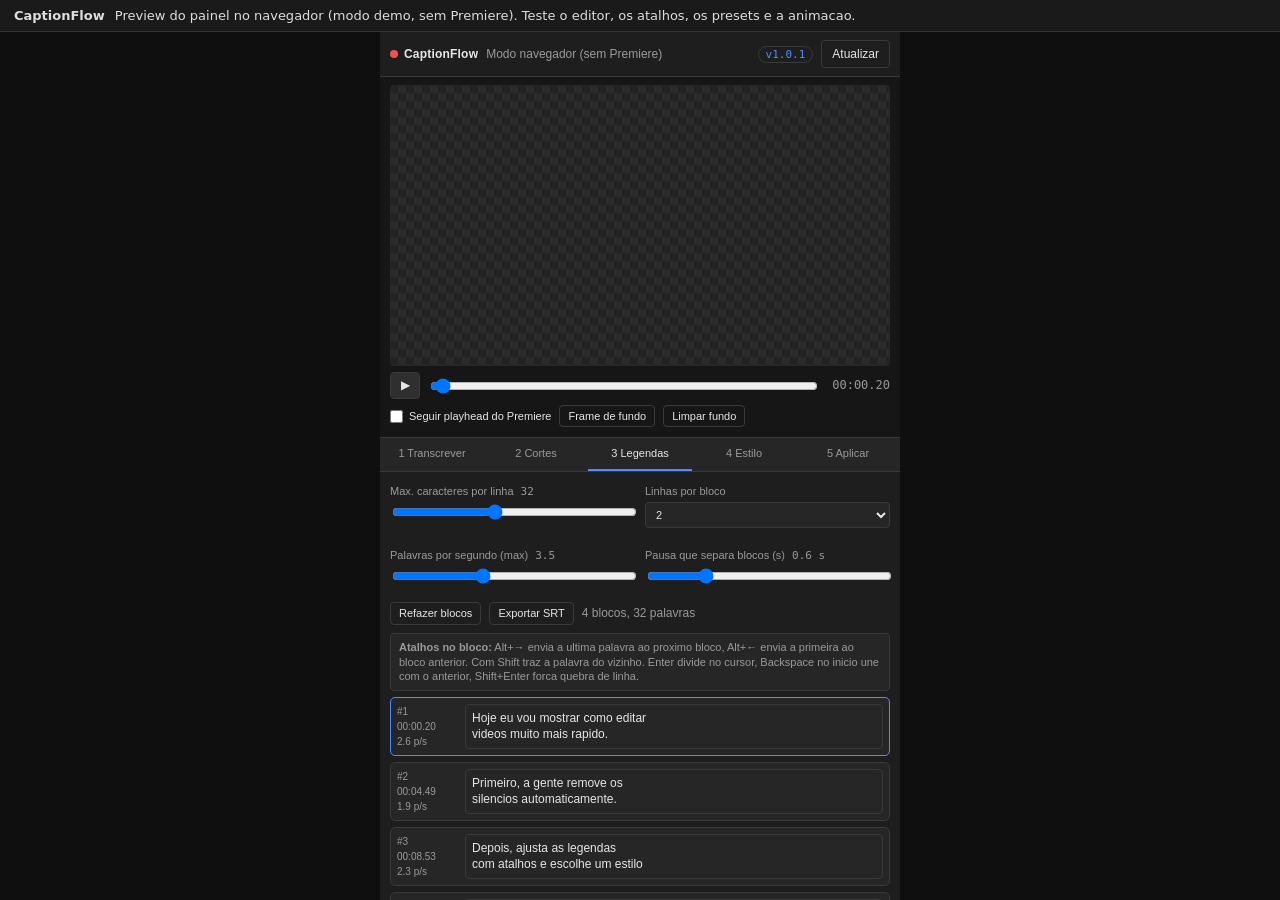
<file: captionflow/preview.html>
<!doctype html>
<html lang="pt-BR">
<head>
  <meta charset="utf-8">
  <title>CaptionFlow Preview</title>
  <meta name="viewport" content="width=device-width, initial-scale=1">
  <style>
    html,body{margin:0;height:100%;background:#0f0f0f;color:#ddd;font:13px system-ui,sans-serif}
    .wrap{display:flex;flex-direction:column;height:100%}
    .bar{padding:8px 14px;background:#1a1a1a;border-bottom:1px solid #333}
    .bar b{margin-right:10px}
    iframe{flex:1;border:0;width:100%;max-width:520px;margin:0 auto;background:#1e1e1e}
  </style>
</head>
<body>
  <div class="wrap">
    <div class="bar"><b>CaptionFlow</b>Preview do painel no navegador (modo demo, sem Premiere). Teste o editor, os atalhos, os presets e a animacao.</div>
    <iframe src="index.html?demo=1" title="Painel CaptionFlow"></iframe>
  </div>
</body>
</html>
</file>
<file: captionflow/css/style.css>
:root{--bg:#1e1e1e;--panel:#262626;--panel2:#2f2f2f;--line:#3a3a3a;--text:#e6e6e6;--muted:#9a9a9a;--accent:#4f8cff;--accent2:#2d6be0;--ok:#35c27c;--warn:#f0a030;--bad:#ef5350}
*{box-sizing:border-box}
html,body{margin:0;background:var(--bg);color:var(--text);font:12px/1.35 -apple-system,"Segoe UI",Roboto,Helvetica,Arial,sans-serif}
#app{display:flex;flex-direction:column;min-height:100vh}
header{display:flex;align-items:center;gap:8px;padding:8px 10px;border-bottom:1px solid var(--line)}
.brand{font-weight:700;letter-spacing:.2px;display:flex;align-items:center;gap:6px}
.dot{width:8px;height:8px;border-radius:50%;background:var(--bad);display:inline-block}
.dot.on{background:var(--ok)}
#ctxInfo{flex:1;white-space:nowrap;overflow:hidden;text-overflow:ellipsis}
.muted{color:var(--muted)}
.mono{font-family:ui-monospace,Menlo,Consolas,monospace;color:var(--muted);margin-left:4px}
#previewBox{padding:8px 10px;border-bottom:1px solid var(--line);background:#161616}
#cv{width:100%;aspect-ratio:16/9;display:block;background:repeating-conic-gradient(#2a2a2a 0 25%,#232323 0 50%) 0 0/16px 16px;border-radius:4px}
.transport{display:flex;align-items:center;gap:8px;margin:6px 0}
.transport input{flex:1}
button{font:inherit;color:var(--text);background:var(--panel2);border:1px solid var(--line);border-radius:4px;padding:5px 10px;cursor:pointer}
button:hover{border-color:#5a5a5a}
button:disabled{opacity:.4;cursor:default}
button.primary{background:var(--accent2);border-color:var(--accent);color:#fff;font-weight:600}
button.ghost{background:transparent}
button.small{padding:3px 8px;font-size:11px}
button.icon{width:30px;padding:4px 0}
.row{display:flex;gap:8px;align-items:center;margin:8px 0}
.row.wrap{flex-wrap:wrap}.row.tight{margin:2px 0}
.row .primary{flex:1}
.grid2{display:grid;grid-template-columns:1fr 1fr;gap:8px 10px}
label{display:block;color:var(--muted);font-size:11px;margin:6px 0}
label input[type=text],label input[type=password],label input[type=number],label select,select,textarea{width:100%;margin-top:3px;background:var(--panel);color:var(--text);border:1px solid var(--line);border-radius:4px;padding:5px 6px;font:inherit}
label input[type=range]{width:100%;margin-top:4px}
label input[type=color]{width:100%;height:26px;padding:0;margin-top:3px;background:var(--panel);border:1px solid var(--line)}
label.chk{display:flex;gap:6px;align-items:center;color:var(--text);margin:4px 0}
label.chk input{margin:0}
nav#tabs{display:flex;border-bottom:1px solid var(--line);background:var(--panel)}
nav#tabs button{flex:1;border:0;border-radius:0;background:transparent;color:var(--muted);padding:8px 2px;font-size:11px;border-bottom:2px solid transparent}
nav#tabs button.on{color:var(--text);border-bottom-color:var(--accent)}
main{flex:1;padding:6px 10px 10px}
.pane{display:none}.pane.on{display:block}
.hidden{display:none!important}
details{margin:6px 0}summary{cursor:pointer;color:var(--muted)}
#wave{width:100%;height:70px;background:#161616;border-radius:4px;display:block}
.hint{background:var(--panel);border:1px solid var(--line);border-radius:4px;padding:6px 8px;color:var(--muted);margin:6px 0;font-size:11px}
.block{display:grid;grid-template-columns:62px 1fr;gap:6px;background:var(--panel);border:1px solid var(--line);border-radius:5px;padding:6px;margin:6px 0}
.block.sel{border-color:var(--accent)}
.block.warn .meta .wps{color:var(--warn)}
.block .meta{font-size:10px;color:var(--muted);line-height:1.5}
.block textarea{width:100%;margin:0;resize:none;min-height:38px;overflow:hidden}
.sect{margin:10px 0 2px;color:var(--text);font-weight:600;font-size:11px;text-transform:uppercase;letter-spacing:.5px}
#log{padding:6px 10px;border-top:1px solid var(--line);color:var(--muted);font-size:11px;min-height:28px;white-space:pre-wrap}
#log.err{color:var(--bad)}#log.ok{color:var(--ok)}
.ver{font:11px ui-monospace,Menlo,Consolas,monospace;color:var(--accent);border:1px solid var(--line);border-radius:10px;padding:1px 7px}
</file>
